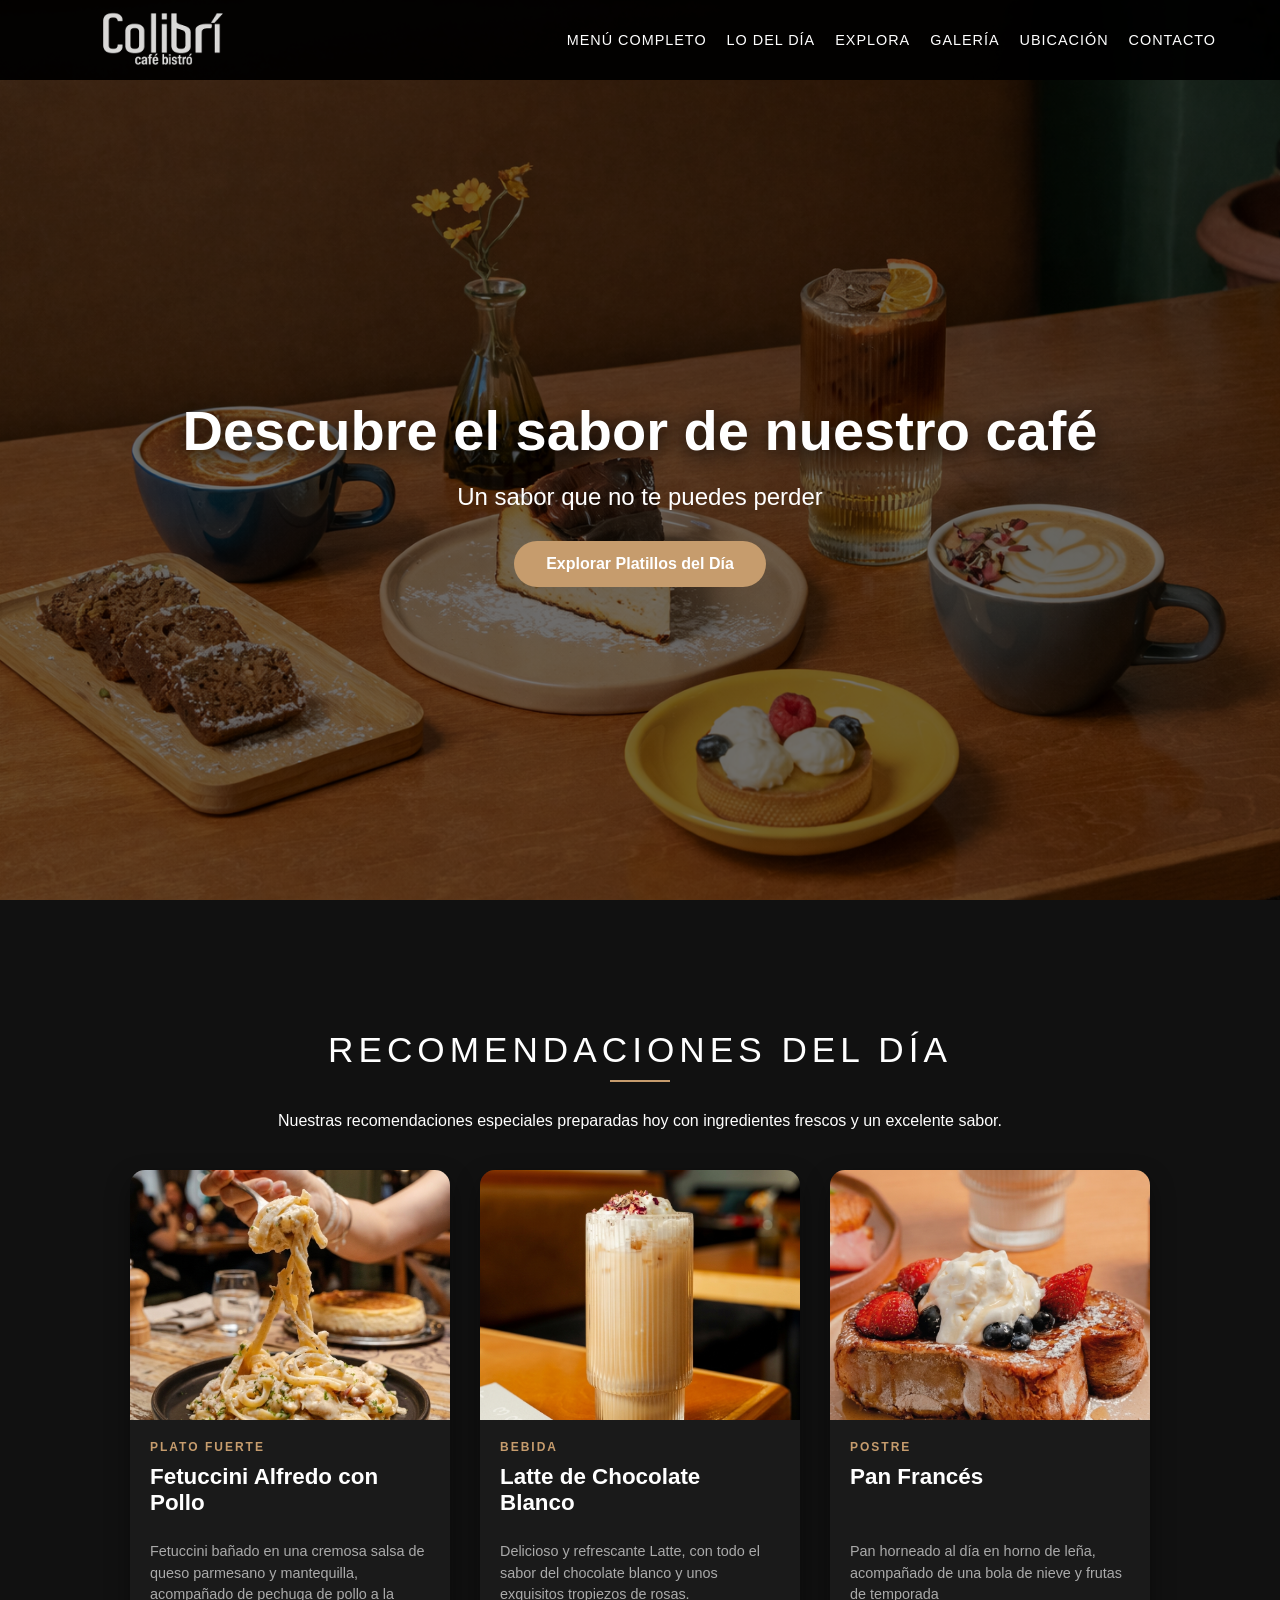
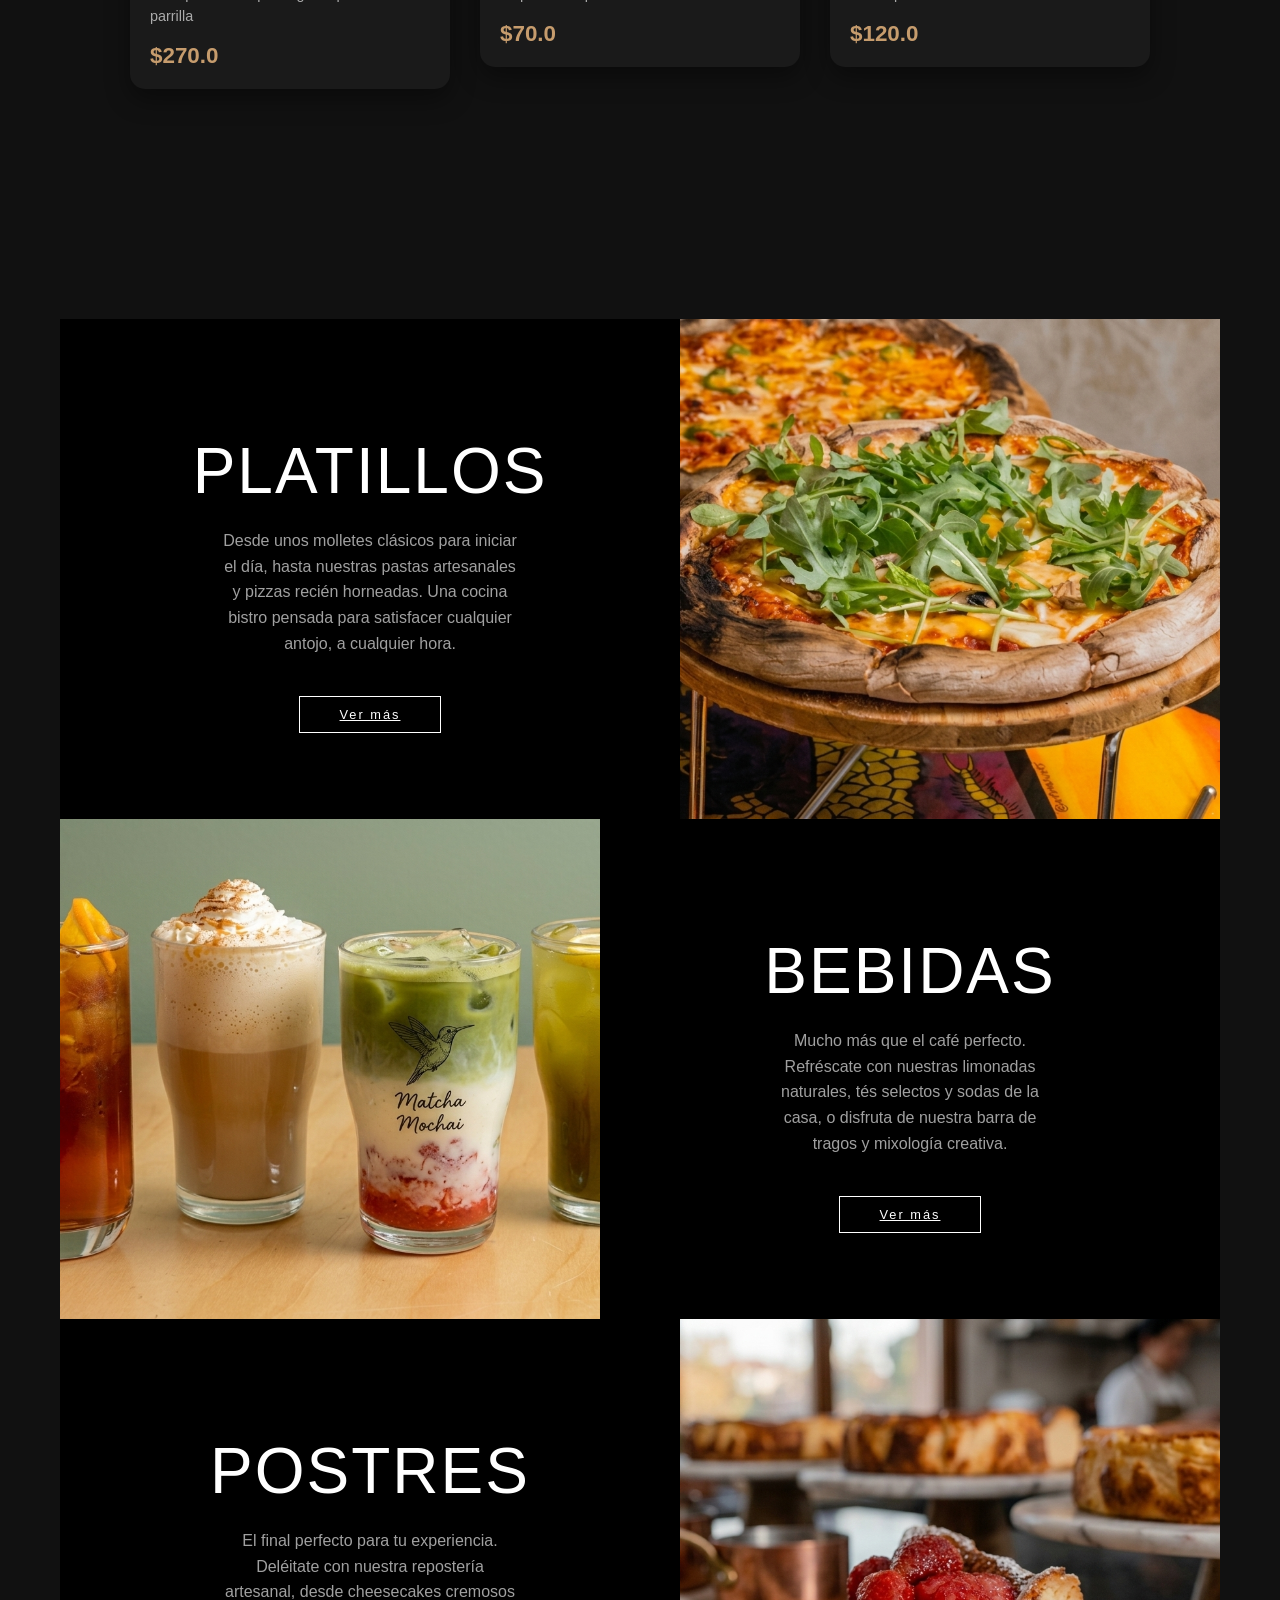
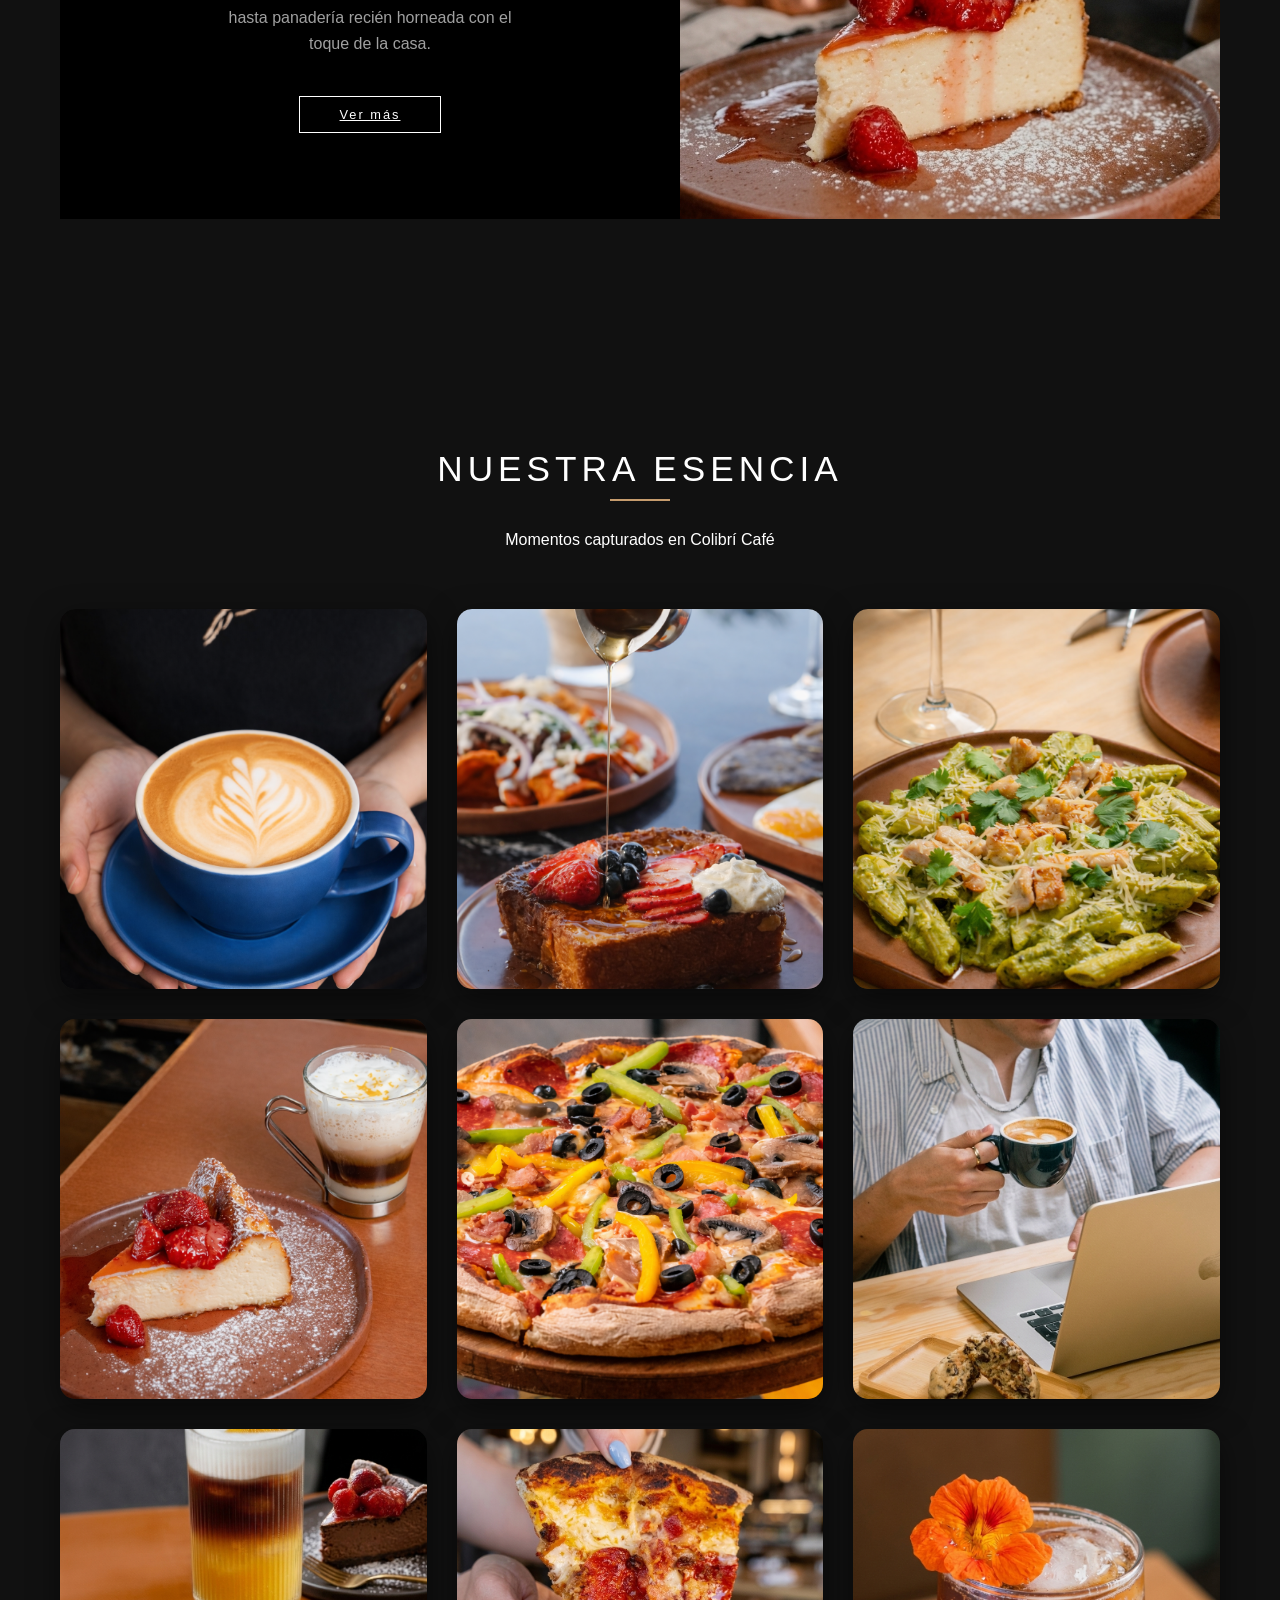
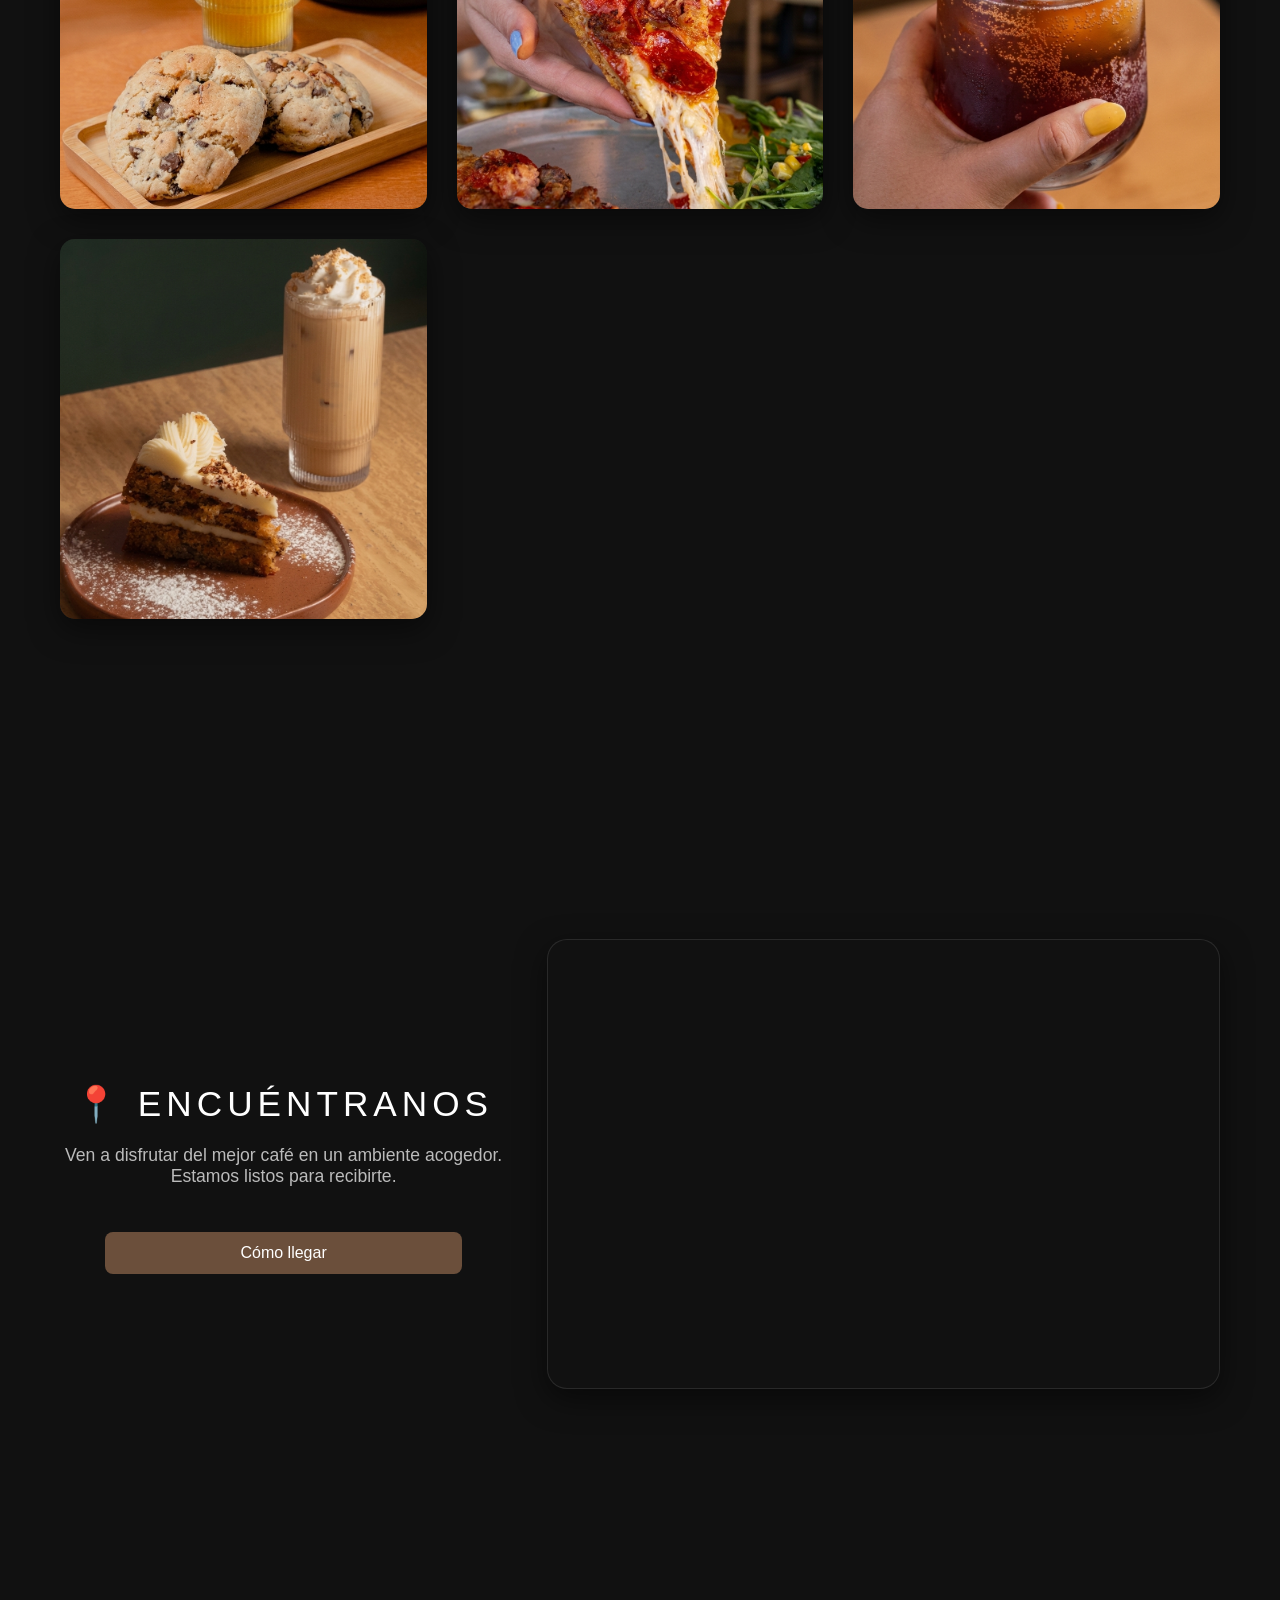
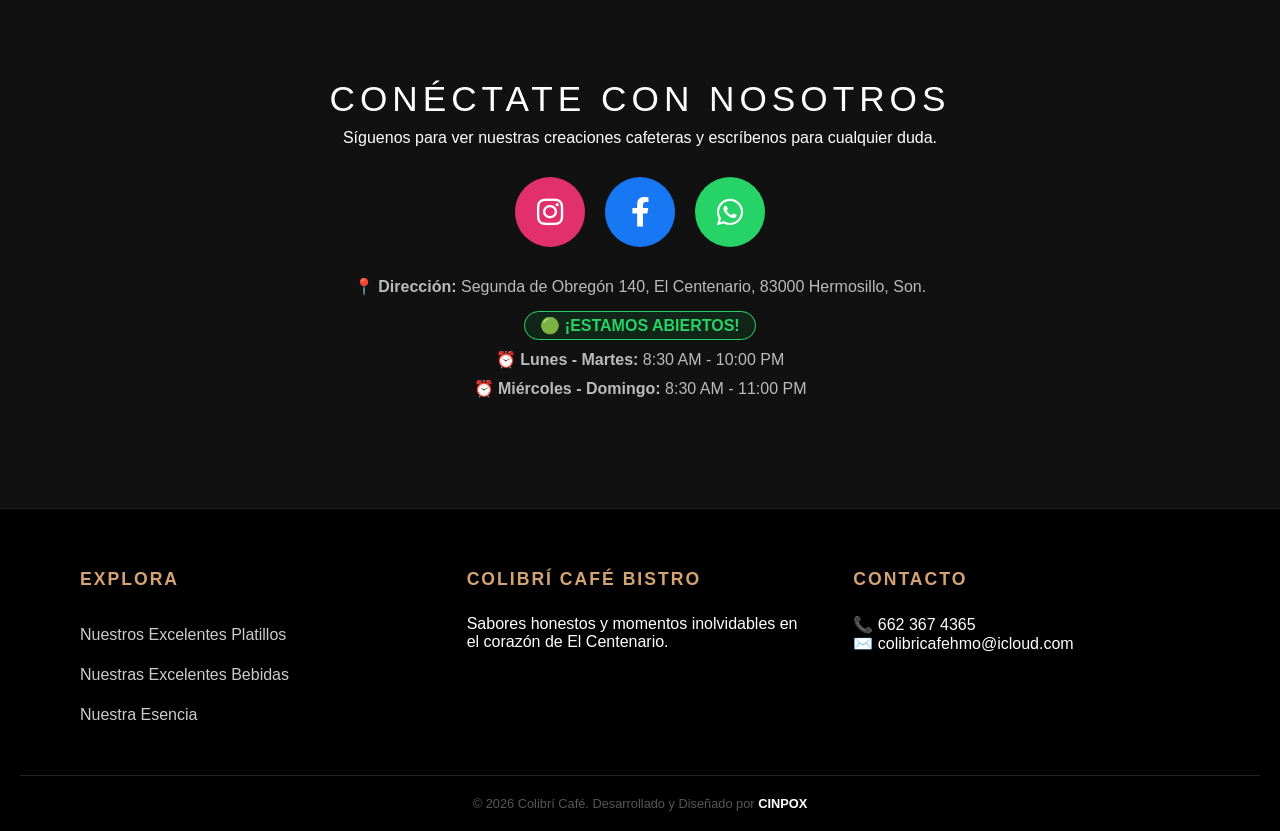
<file: index.html>
<!DOCTYPE html>

<html lang="es">
<head>
<meta charset="utf-8"/>
<title>
   Colibrí Café
  </title>
<meta content="width=device-width, initial-scale=1.0" name="viewport"/>
<link href="https://cdnjs.cloudflare.com/ajax/libs/font-awesome/6.0.0/css/all.min.css" rel="stylesheet"/>
<link href="static/css/styles.css" rel="stylesheet"/>
</head>
<body>
<!-- NAVBAR -->
<nav class="navbar">
<div class="logo">
<a href="#">
<img alt="Logo Colibrí" src="static/assets/images/letraslogo.png"/></a></div>
<div class="menu-toggle" id="mobile-menu"><i class="fas fa-bars"></i></div>
<ul class="nav-links" id="nav-links">
<li>
<a href="menu.html">Menú Completo</a></li><li>
<a href="#lo-del-dia">Lo del Día</a></li><li>
<a href="#explora">Explora</a></li><li>
<a href="#galeria">Galería</a></li><li>
<a href="#ubicacion">Ubicación</a></li><li>
<a href="#contacto">Contacto</a></li></ul></nav>
<!-- HERO -->
<header class="hero">
<div class="hero-content">
<h1>
     Descubre el sabor de nuestro café</h1>
<p>Un sabor que no te puedes perder</p>
<a class="btn" href="#lo-del-dia">
     Explorar Platillos del Día
    </a>
</div>
</header>
<!-- RECOMENDACION DEL DIA -->
<section class="section dark" id="lo-del-dia">
<div class="contenedor-especial">
<div class="header-minimal">
<h2>Recomendaciones del Día</h2>
<div class="linea-adorno">
</div><p>Nuestras recomendaciones especiales preparadas hoy con ingredientes frescos y un excelente sabor.</p>
</div>
<div class="cards-contenedor">
<div class="card-bistro reveal">
<div class="card-img">
<img alt="Plato Fuerte" id="img-plato" src="static/assets/images/lodeldiaP1.png"/>
</div>
<div class="card-info">
<span class="tag-bistro">Plato Fuerte</span>
<h3 id="nombre-plato">Fetuccini Alfredo con Pollo</h3>
<p id="desc-plato">Fetuccini bañado en una cremosa salsa de queso parmesano y mantequilla, acompañado de pechuga de pollo a la parrilla</p>
<span class="precio-bistro" id="precio-plato">$270.0</span>
</div>
</div>
<div class="card-bistro reveal">
<div class="card-img">
<img alt="Bebida" id="img-bebida" src="static/assets/images/lodeldiaB2.png"/>
</div>
<div class="card-info">
<span class="tag-bistro">Bebida</span>
<h3 id="nombre-bebida">Latte de Chocolate Blanco</h3>
<p id="desc-bebida">Delicioso y refrescante Latte, con todo el sabor del chocolate blanco y unos exquisitos tropiezos de rosas.</p>
<span class="precio-bistro" id="precio-bebida">$70.0</span></div></div>
<div class="card-bistro reveal">
<div class="card-img">
<img alt="Postre" id="img-postre" src="static/assets/images/lodeldiaPO2.png"/>
</div>
<div class="card-info">
<span class="tag-bistro">
    Postre
       </span>
<h3 id="nombre-postre">Pan Francés</h3>
<p id="desc-postre">Pan horneado al día en horno de leña, acompañado de una bola de nieve y frutas de temporada</p>
<span class="precio-bistro" id="precio-postre">$120.0</span>
</div>
</div>
</div>
</div>
</section>
<section class="section dark" id="explora">
<div class="contenedor-grid">
<div class="bloque-menu">
<div class="texto-menu">
<h2>
       Platillos
      </h2>
<p class="intro-menu">
       Desde unos molletes clásicos para iniciar el día, hasta nuestras pastas artesanales y pizzas recién horneadas. Una cocina bistro pensada para satisfacer cualquier antojo, a cualquier hora.
      </p>
<a class="btn-menu" href="platillos.html">
       Ver más
      </a>
</div>
<div class="imagen-menu">
<img alt="Platillos Colibrí" src="static/assets/images/seccion1.png"/>
</div>
</div>
<div class="bloque-menu inverso">
<div class="texto-menu">
<h2>
       Bebidas
      </h2>
<p class="intro-menu">
       Mucho más que el café perfecto. Refréscate con nuestras limonadas naturales, tés selectos y sodas de la casa, o disfruta de nuestra barra de tragos y mixología creativa.
      </p>
<a class="btn-menu" href="bebidas.html">
       Ver más
      </a>
</div>
<div class="imagen-menu">
<img alt="Bebidas Colibrí" src="static/assets/images/seccion2.png"/>
</div>
</div>
<div class="bloque-menu">
<div class="texto-menu">
<h2>
       Postres
      </h2>
<p class="intro-menu">
       El final perfecto para tu experiencia. Deléitate con nuestra 
                    repostería artesanal, desde cheesecakes cremosos hasta 
                    panadería recién horneada con el toque de la casa.
      </p>
<a class="btn-menu" href="menu.html">
       Ver más
      </a>
</div>
<div class="imagen-menu">
<img alt="Postres Colibrí" src="static/assets/images/postre_portada.png"/>
</div>
</div>
</div>
</section>
<!-- GALERÍA -->
<section class="section dark" id="galeria">
<h2>
    Nuestra Esencia
   </h2>
<div class="linea-adorno">
</div>
<p>
    Momentos capturados en Colibrí Café
   </p>
<div class="gallery">
<div class="gallery-item">
<img alt="Café 1" src="./static/assets/images/cafe1.png"/>
</div>
<div class="gallery-item">
<img alt="Desayuno" src="./static/assets/images/desayuno1.png"/>
</div>
<div class="gallery-item">
<img alt="Pasta" src="./static/assets/images/pasta1.png"/>
</div>
<div class="gallery-item">
<img alt="Postre" src="./static/assets/images/pay1.png"/>
</div>
<div class="gallery-item">
<img alt="Pizza" src="./static/assets/images/pizza1.png"/>
</div>
<div class="gallery-item">
<img alt="Bebida" src="./static/assets/images/cafe2.png"/>
</div>
<div class="gallery-item">
<img alt="Nuestro Local" src="./static/assets/images/postre2.png"/>
</div>
<div class="gallery-item">
<img alt="Café Especial" src="./static/assets/images/pizza2.png"/>
</div>
<div class="gallery-item">
<img alt="Pastel" src="./static/assets/images/bebida2.png"/>
</div>
<div class="gallery-item">
<img alt="Pizza Gourmet" src="./static/assets/images/postre3.png"/>
</div>
</div>
</section>
<section class="section dark" id="ubicacion">
<div class="contenedor-ubicacion">
<div class="info-ubicacion">
<h2>
      📍 Encuéntranos
     </h2>
<p>
      Ven a disfrutar del mejor café en un ambiente acogedor.
                Estamos listos para recibirte.
     </p>
<a class="btn-mapa" href="https://www.google.com/maps/place/Colibr%C3%AD+Caf%C3%A9/@29.0765761,-110.9608053,17z/data=!3m1!4b1!4m6!3m5!1s0x86ce855b877fff8d:0x83bba9554dc649f8!8m2!3d29.0765714!4d-110.9582304!16s%2Fg%2F11nm_hfjbn?entry=ttu&g_ep=EgoyMDI2MDMwMi4wIKXMDSoASAFQAw%3D%3D" target="_blank">
      Cómo llegar
     </a>
</div>
<div class="mapa">
<iframe allowfullscreen="" height="450" loading="lazy" referrerpolicy="no-referrer-when-downgrade" src="https://www.google.com/maps/embed?pb=!1m18!1m12!1m3!1d3486.985569240302!2d-110.95823039999999!3d29.0765714!2m3!1f0!2f0!3f0!3m2!1i1024!2i768!4f13.1!3m3!1m2!1s0x86ce855b877fff8d%3A0x83bba9554dc649f8!2zQ29saWJyw60gQ2Fmw6k!5e0!3m2!1ses!2smx!4v1772686991793!5m2!1ses!2smx" style="border:0;" width="600">
</iframe>
</div>
</div>
</section>
<!-- CONTACTO -->
<section class="section dark" id="contacto">
<div class="contenedor-contacto">
<h2>
     Conéctate con Nosotros
    </h2>
<p>
     Síguenos para ver nuestras creaciones cafeteras y escríbenos para cualquier duda.
    </p>
<div class="iconos-redes">
<a class="btn-circular instagram" href="https://www.instagram.com/colibricafehmo/" target="_blank">
<i class="fab fa-instagram">
</i>
</a>
<a class="btn-circular facebook" href="https://www.facebook.com/Colibricafehmo/?locale=es_LA" target="_blank">
<i class="fab fa-facebook-f">
</i>
</a>
<a class="btn-circular whatsapp" href="https://wa.me/526623674365" target="_blank">
<i class="fab fa-whatsapp">
</i>
</a>
</div>
<div class="info-visita">
<p>
<strong>
       📍 Dirección:
      </strong>
      Segunda de Obregón 140, El Centenario, 83000 Hermosillo, Son.
     </p>
<p id="estado-horario" style="font-weight: bold; margin: 10px 0; min-height: 1.5em;">
</p>
<p>
<strong>
       ⏰ Lunes - Martes:
      </strong>
      8:30 AM - 10:00 PM
     </p>
<p>
<strong>
       ⏰ Miércoles - Domingo:
      </strong>
      8:30 AM - 11:00 PM
     </p>
</div>
</div>
</section>
<footer class="footer-principal">
<div class="contenedor-footer">
<div class="columna-footer">
<h4>
      Explora
     </h4>
<ul>
<li>
<a href="platillos.html">
        Nuestros Excelentes Platillos
       </a>
</li>
<li>
<a href="bebidas.html">
        Nuestras Excelentes Bebidas
       </a>
</li>
<li>
<a href="#galeria">
        Nuestra Esencia
       </a>
</li>
</ul>
</div>
<div class="columna-footer">
<h4>
      Colibrí Café Bistro
     </h4>
<p>
      Sabores honestos y momentos inolvidables en el corazón de El Centenario.
     </p>
</div>
<div class="columna-footer">
<h4>
      Contacto
     </h4>
<p>
      📞 662 367 4365
     </p>
<p>
      ✉️ colibricafehmo@icloud.com
     </p>
</div>
</div>
<div class="footer-creditos">
<p>
     © 2026 Colibrí Café. Desarrollado y Diseñado por
     <strong>
      CINPOX
     </strong>
</p>
</div>
</footer>
<script>
   function handleScroll() {
        // --- 1. Lógica de las Tarjetas (Reveal) ---
        var reveals = document.querySelectorAll(".reveal");
        var windowHeight = window.innerHeight;
        
        for (var i = 0; i < reveals.length; i++) {
            var elementTop = reveals[i].getBoundingClientRect().top;
            if (elementTop < windowHeight - 100) {
                reveals[i].classList.add("active");
            }
        }

        // --- 2. Lógica del Botón WhatsApp ---
        var waButton = document.getElementById("wa-button");
        if (waButton) {
            // Si bajamos más de 300px, el botón aparece
            if (window.scrollY > 300) {
                waButton.classList.add("show");
            } else {
                waButton.classList.remove("show");
            }
        }
    }

    // Escuchamos el scroll y la carga inicial
    window.addEventListener("scroll", handleScroll);
    window.addEventListener("load", handleScroll);

    function inicializarHorario() {
        const elemento = document.getElementById("estado-horario");
        if (!elemento) return;

        const ahora = new Date();
        const dia = ahora.getDay(); 
        const horaActual = ahora.getHours() + (ahora.getMinutes() / 60);
        
        let abierto = false;

        if (dia === 1 || dia === 2) {
            if (horaActual >= 8.5 && horaActual < 22) abierto = true;
        } else {
            if (horaActual >= 8.5 && horaActual < 23) abierto = true;
        }

        if (abierto) {
            elemento.innerHTML = "<span style='color: #25d366; background: rgba(37, 211, 102, 0.1); padding: 5px 15px; border-radius: 20px; border: 1px solid #25d366;'>🟢 ¡ESTAMOS ABIERTOS!</span>";
        } else {
            elemento.innerHTML = "<span style='color: #ff4d4d; background: rgba(255, 77, 77, 0.1); padding: 5px 15px; border-radius: 20px; border: 1px solid #ff4d4d;'>🔴 CERRADO POR AHORA</span>";
        }
    }

    // Ejecutar inmediatamente al cargar la página
    window.addEventListener('load', inicializarHorario);
  </script>
<a class="whatsapp-float" href="https://wa.me/526623674365" id="wa-button" target="_blank">
<i class="fab fa-whatsapp">
</i>
</a>
<script>
   document.addEventListener('DOMContentLoaded', () => {
        const btn = document.getElementById('mobile-menu');
        const menu = document.getElementById('nav-links');
        const links = document.querySelectorAll('#nav-links a'); 

        if (btn && menu) {
            btn.onclick = () => {
                menu.classList.toggle('active');
            };

            links.forEach(link => {
                link.onclick = () => {
                    menu.classList.remove('active');
                };
            });
        }
    });
  </script>
</body>
</html>
</file>
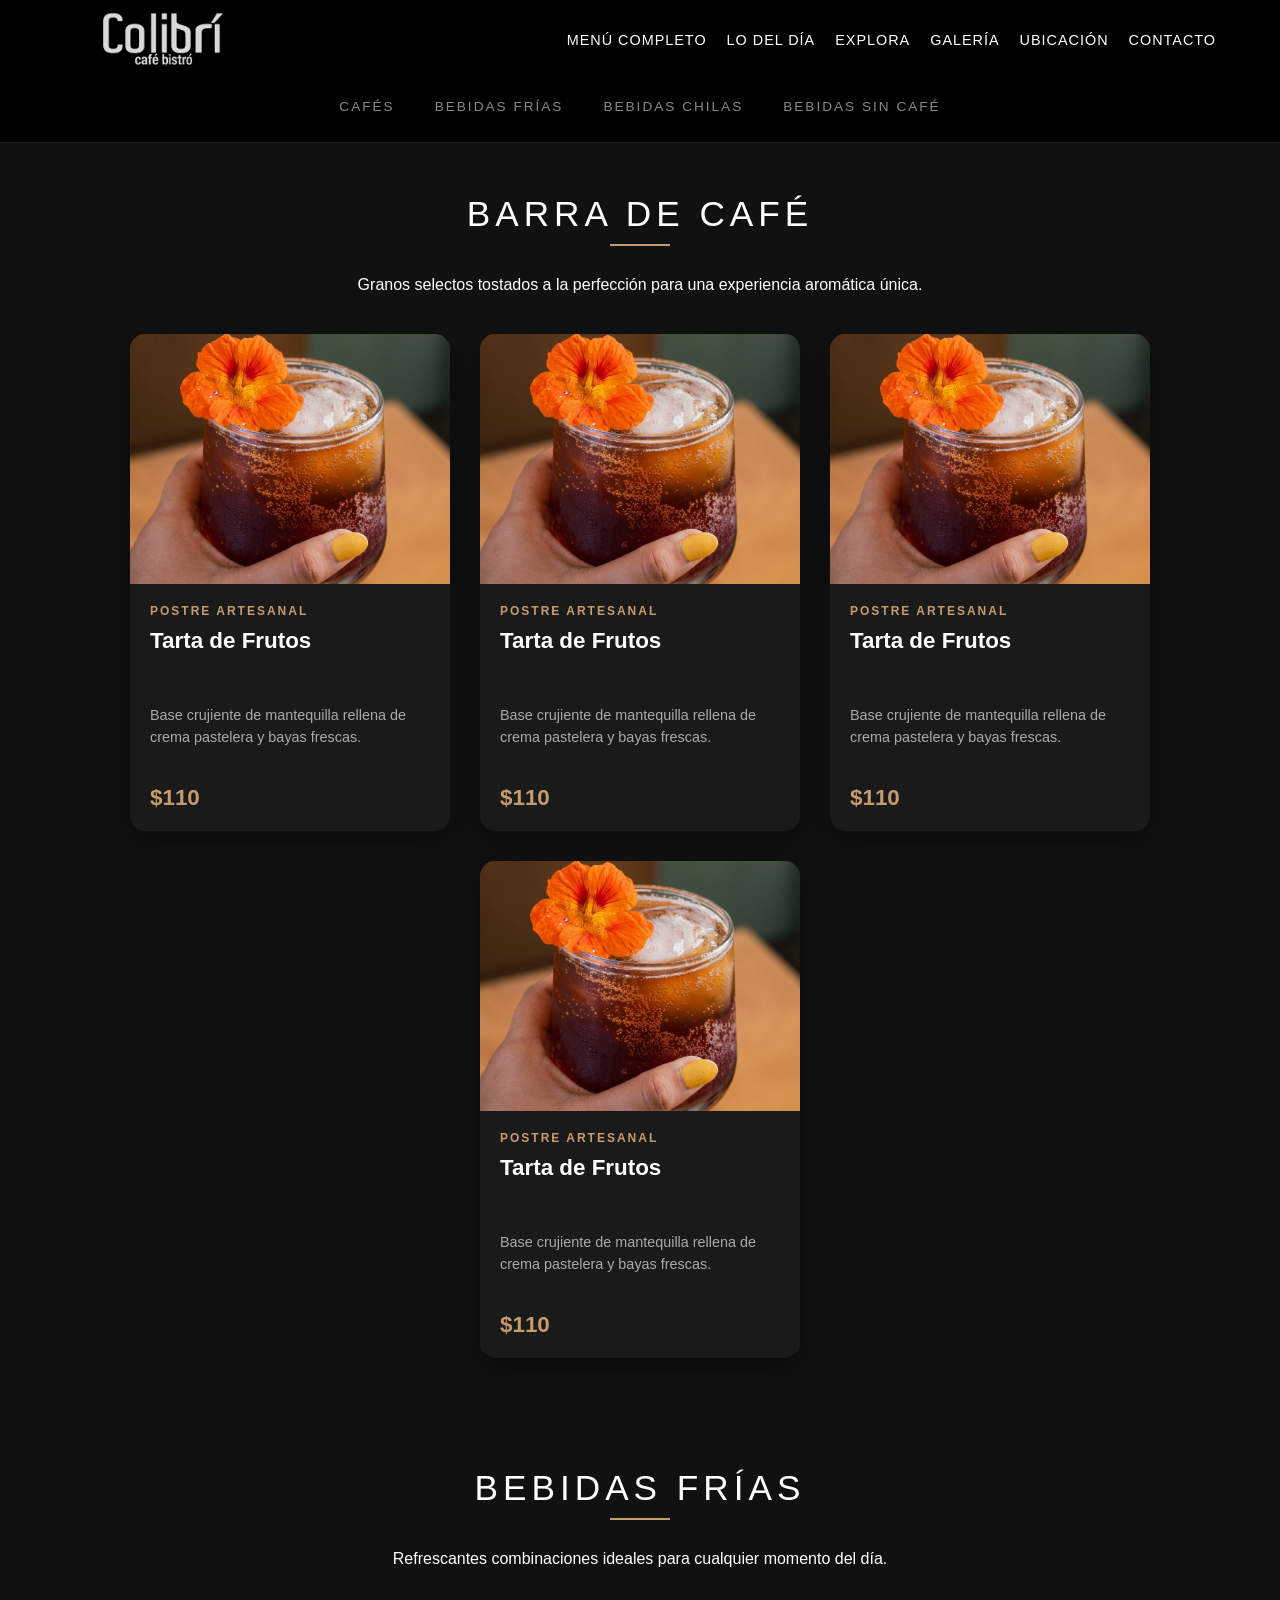
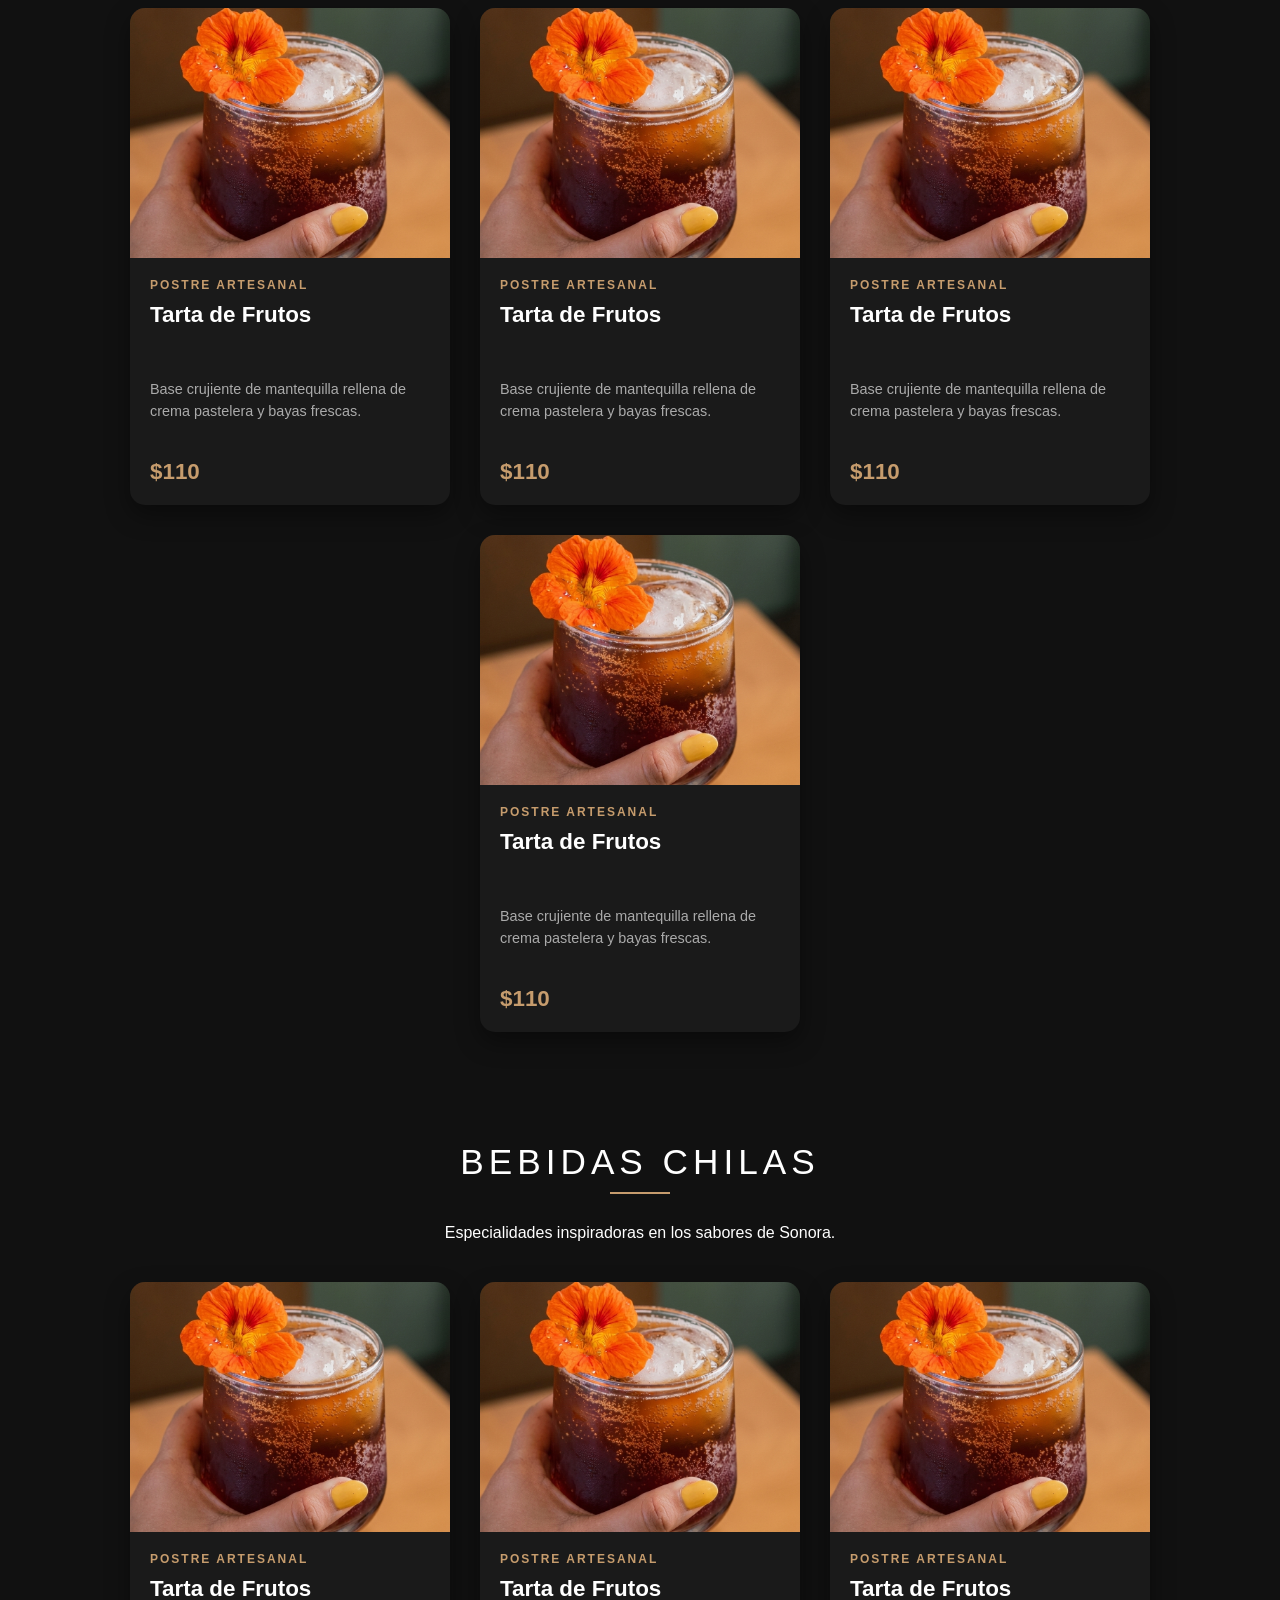
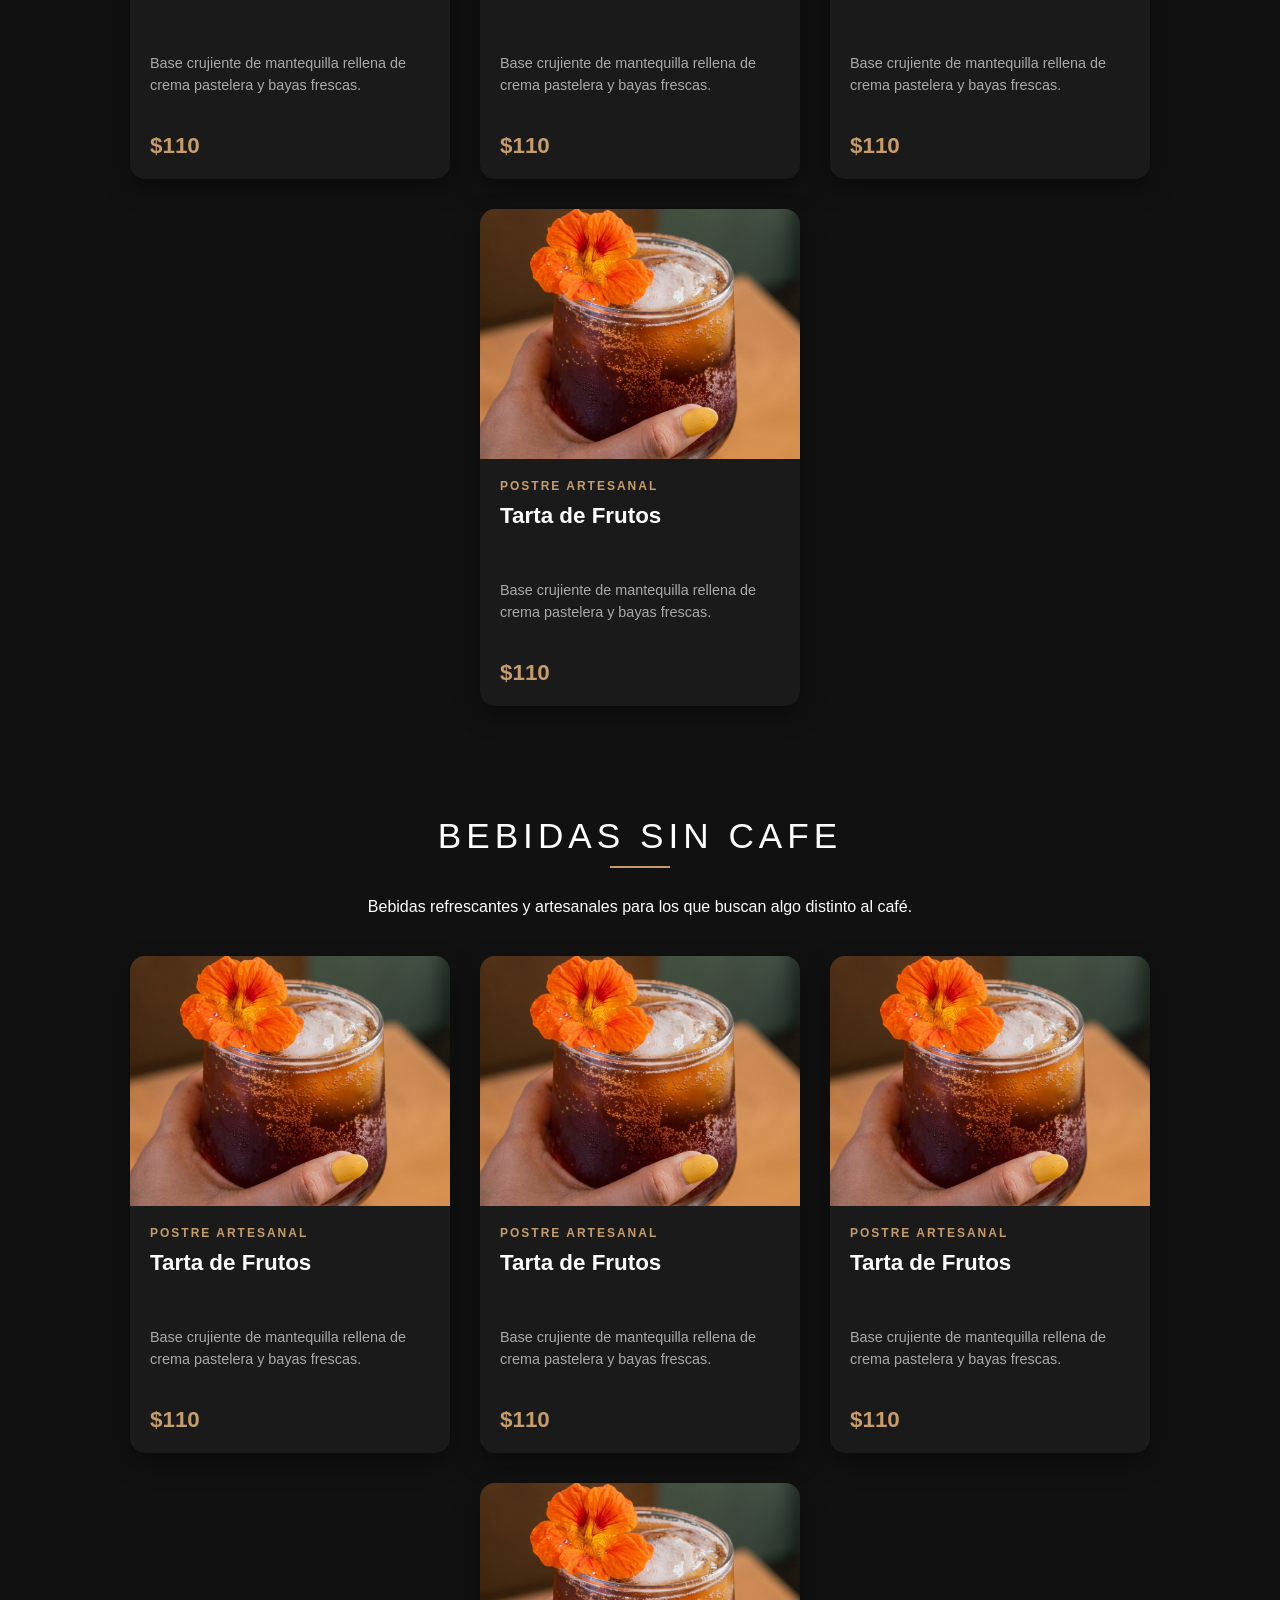
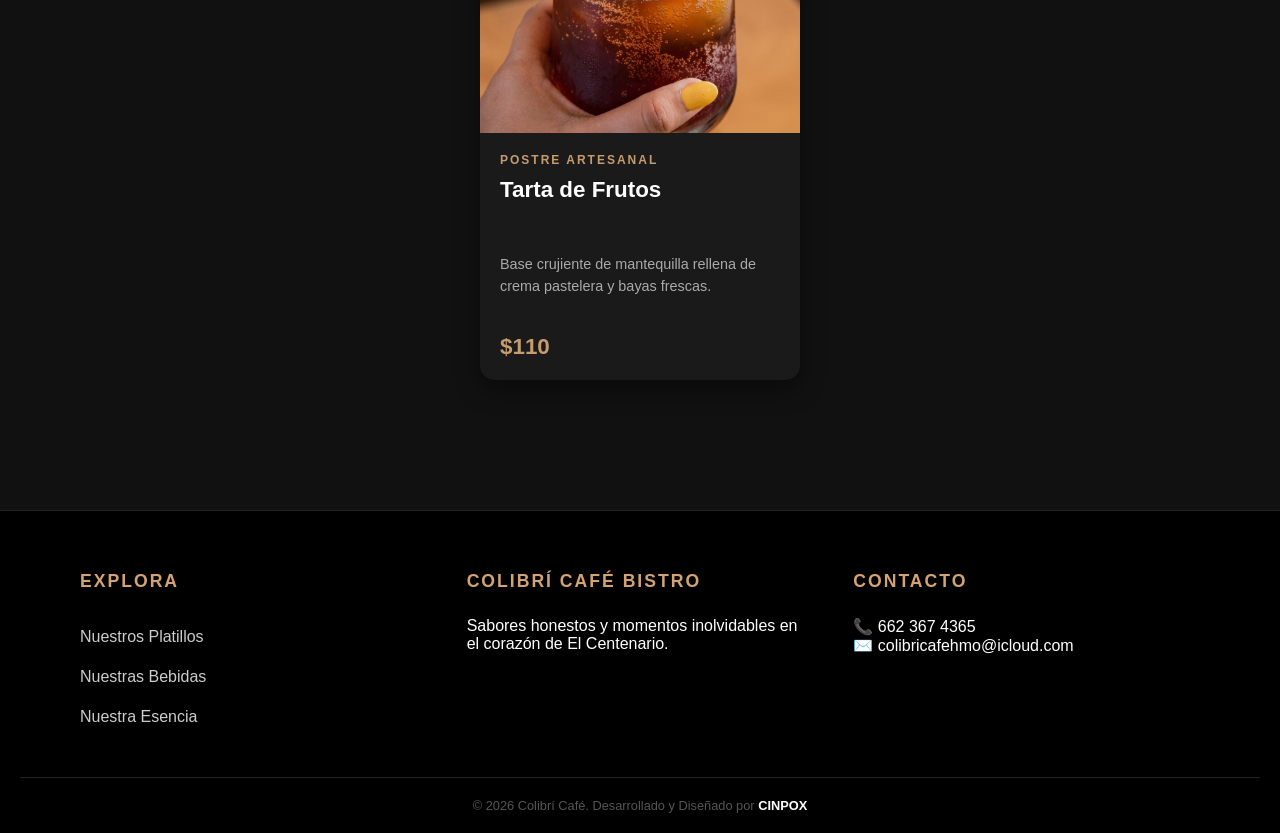
<file: bebidas.html>
<!DOCTYPE html>
<html lang="es">

<head>
    <meta charset="UTF-8">
    <title>Bebidas - Colibrí Café</title>
    <meta name="viewport" content="width=device-width, initial-scale=1.0">
    <link rel="stylesheet" href="https://cdnjs.cloudflare.com/ajax/libs/font-awesome/6.0.0/css/all.min.css">
    <link rel="stylesheet" href="static/css/styles.css">
</head>

<body>

    <nav class="navbar">
        <div class="logo">
            <a href="index.html">
                <img src="static/assets/images/letraslogo.png" alt="Logo Colibrí">
            </a>
        </div>

        <div class="menu-toggle" id="mobile-menu">
            <i class="fas fa-bars"></i>
        </div>

        <ul class="nav-links" id="nav-links">
            <li><a href="menu.html">Menú Completo</a></li>
            <li><a href="index.html#lo-del-dia">Lo del Día</a></li>
            <li><a href="index.html#explora">Explora</a></li>
            <li><a href="index.html#galeria">Galería</a></li>
            <li><a href="index.html#ubicacion">Ubicación</a></li>
            <li><a href="index.html#contacto">Contacto</a></li>
        </ul>
    </nav>

    <nav class="submenu-filtros">
        <div class="filtros-wrapper">
            <a href="#cafes" class="filtro-link">Cafés</a>
            <a href="#frias" class="filtro-link">Bebidas Frías</a>
            <a href="#chilas" class="filtro-link">Bebidas Chilas</a>
            <a href="#sincafe" class="filtro-link">Bebidas Sin Café</a>
        </div>
    </nav>

    <main class="section dark">
        <div class="contenedor-especial">

            <section id="cafes" class="categoria-bloque">
                <div class="header-minimal">
                    <h2>Barra de Café</h2>
                    <div class="linea-adorno"></div>
                    <p>Granos selectos tostados a la perfección para una experiencia aromática única.</p>
                </div>

                <div class="cards-contenedor">
                    <article class="card-bistro">
                        <div class="card-img">
                            <img src="static/assets/images/bebida2.png" alt="Tarta de Frutos">
                        </div>
                        <div class="card-info">
                            <span class="tag-bistro">Postre Artesanal</span>
                            <h3>Tarta de Frutos</h3>
                            <p>Base crujiente de mantequilla rellena de crema pastelera y bayas frescas.</p>
                            <span class="precio-bistro">$110</span>
                        </div>
                    </article>
                    <article class="card-bistro">
                        <div class="card-img">
                            <img src="static/assets/images/bebida2.png" alt="Tarta de Frutos">
                        </div>
                        <div class="card-info">
                            <span class="tag-bistro">Postre Artesanal</span>
                            <h3>Tarta de Frutos</h3>
                            <p>Base crujiente de mantequilla rellena de crema pastelera y bayas frescas.</p>
                            <span class="precio-bistro">$110</span>
                        </div>
                    </article>
                    <article class="card-bistro">
                        <div class="card-img">
                            <img src="static/assets/images/bebida2.png" alt="Tarta de Frutos">
                        </div>
                        <div class="card-info">
                            <span class="tag-bistro">Postre Artesanal</span>
                            <h3>Tarta de Frutos</h3>
                            <p>Base crujiente de mantequilla rellena de crema pastelera y bayas frescas.</p>
                            <span class="precio-bistro">$110</span>
                        </div>
                    </article>
                    <article class="card-bistro">
                        <div class="card-img">
                            <img src="static/assets/images/bebida2.png" alt="Tarta de Frutos">
                        </div>
                        <div class="card-info">
                            <span class="tag-bistro">Postre Artesanal</span>
                            <h3>Tarta de Frutos</h3>
                            <p>Base crujiente de mantequilla rellena de crema pastelera y bayas frescas.</p>
                            <span class="precio-bistro">$110</span>
                        </div>
                    </article>
                </div>
            </section>

            <section id="frias" class="categoria-bloque" style="margin-top: 50px;">
                <div class="header-minimal">
                    <h2>Bebidas Frías</h2>
                    <div class="linea-adorno"></div>
                    <p>Refrescantes combinaciones ideales para cualquier momento del día.</p>
                </div>

                <div class="cards-contenedor">
                    <article class="card-bistro">
                        <div class="card-img">
                            <img src="static/assets/images/bebida2.png" alt="Tarta de Frutos">
                        </div>
                        <div class="card-info">
                            <span class="tag-bistro">Postre Artesanal</span>
                            <h3>Tarta de Frutos</h3>
                            <p>Base crujiente de mantequilla rellena de crema pastelera y bayas frescas.</p>
                            <span class="precio-bistro">$110</span>
                        </div>
                    </article>
                    <article class="card-bistro">
                        <div class="card-img">
                            <img src="static/assets/images/bebida2.png" alt="Tarta de Frutos">
                        </div>
                        <div class="card-info">
                            <span class="tag-bistro">Postre Artesanal</span>
                            <h3>Tarta de Frutos</h3>
                            <p>Base crujiente de mantequilla rellena de crema pastelera y bayas frescas.</p>
                            <span class="precio-bistro">$110</span>
                        </div>
                    </article>
                    <article class="card-bistro">
                        <div class="card-img">
                            <img src="static/assets/images/bebida2.png" alt="Tarta de Frutos">
                        </div>
                        <div class="card-info">
                            <span class="tag-bistro">Postre Artesanal</span>
                            <h3>Tarta de Frutos</h3>
                            <p>Base crujiente de mantequilla rellena de crema pastelera y bayas frescas.</p>
                            <span class="precio-bistro">$110</span>
                        </div>
                    </article>
                    <article class="card-bistro">
                        <div class="card-img">
                            <img src="static/assets/images/bebida2.png" alt="Tarta de Frutos">
                        </div>
                        <div class="card-info">
                            <span class="tag-bistro">Postre Artesanal</span>
                            <h3>Tarta de Frutos</h3>
                            <p>Base crujiente de mantequilla rellena de crema pastelera y bayas frescas.</p>
                            <span class="precio-bistro">$110</span>
                        </div>
                    </article>
                </div>
            </section>

        </div>

        <section id="chilas" class="categoria-bloque" style="margin-top: 50px;">
            <div class="header-minimal">
                <h2>Bebidas Chilas</h2>
                <div class="linea-adorno"></div>
                <p>Especialidades inspiradoras en los sabores de Sonora.</p>
            </div>

            <div class="cards-contenedor">
<article class="card-bistro">
                        <div class="card-img">
                            <img src="static/assets/images/bebida2.png" alt="Tarta de Frutos">
                        </div>
                        <div class="card-info">
                            <span class="tag-bistro">Postre Artesanal</span>
                            <h3>Tarta de Frutos</h3>
                            <p>Base crujiente de mantequilla rellena de crema pastelera y bayas frescas.</p>
                            <span class="precio-bistro">$110</span>
                        </div>
                    </article>
                    <article class="card-bistro">
                        <div class="card-img">
                            <img src="static/assets/images/bebida2.png" alt="Tarta de Frutos">
                        </div>
                        <div class="card-info">
                            <span class="tag-bistro">Postre Artesanal</span>
                            <h3>Tarta de Frutos</h3>
                            <p>Base crujiente de mantequilla rellena de crema pastelera y bayas frescas.</p>
                            <span class="precio-bistro">$110</span>
                        </div>
                    </article>
                    <article class="card-bistro">
                        <div class="card-img">
                            <img src="static/assets/images/bebida2.png" alt="Tarta de Frutos">
                        </div>
                        <div class="card-info">
                            <span class="tag-bistro">Postre Artesanal</span>
                            <h3>Tarta de Frutos</h3>
                            <p>Base crujiente de mantequilla rellena de crema pastelera y bayas frescas.</p>
                            <span class="precio-bistro">$110</span>
                        </div>
                    </article>
                    <article class="card-bistro">
                        <div class="card-img">
                            <img src="static/assets/images/bebida2.png" alt="Tarta de Frutos">
                        </div>
                        <div class="card-info">
                            <span class="tag-bistro">Postre Artesanal</span>
                            <h3>Tarta de Frutos</h3>
                            <p>Base crujiente de mantequilla rellena de crema pastelera y bayas frescas.</p>
                            <span class="precio-bistro">$110</span>
                        </div>
                    </article>
                </div>
            </section>

            <section id="sincafe" class="categoria-bloque" style="margin-top: 50px;">
            <div class="header-minimal">
                <h2>Bebidas Sin Cafe</h2>
                <div class="linea-adorno"></div>
                <p>Bebidas refrescantes y artesanales para los que buscan algo distinto al café.</p>
            </div>

            <div class="cards-contenedor">
<article class="card-bistro">
                        <div class="card-img">
                            <img src="static/assets/images/bebida2.png" alt="Tarta de Frutos">
                        </div>
                        <div class="card-info">
                            <span class="tag-bistro">Postre Artesanal</span>
                            <h3>Tarta de Frutos</h3>
                            <p>Base crujiente de mantequilla rellena de crema pastelera y bayas frescas.</p>
                            <span class="precio-bistro">$110</span>
                        </div>
                    </article>
                    <article class="card-bistro">
                        <div class="card-img">
                            <img src="static/assets/images/bebida2.png" alt="Tarta de Frutos">
                        </div>
                        <div class="card-info">
                            <span class="tag-bistro">Postre Artesanal</span>
                            <h3>Tarta de Frutos</h3>
                            <p>Base crujiente de mantequilla rellena de crema pastelera y bayas frescas.</p>
                            <span class="precio-bistro">$110</span>
                        </div>
                    </article>
                    <article class="card-bistro">
                        <div class="card-img">
                            <img src="static/assets/images/bebida2.png" alt="Tarta de Frutos">
                        </div>
                        <div class="card-info">
                            <span class="tag-bistro">Postre Artesanal</span>
                            <h3>Tarta de Frutos</h3>
                            <p>Base crujiente de mantequilla rellena de crema pastelera y bayas frescas.</p>
                            <span class="precio-bistro">$110</span>
                        </div>
                    </article>
                    <article class="card-bistro">
                        <div class="card-img">
                            <img src="static/assets/images/bebida2.png" alt="Tarta de Frutos">
                        </div>
                        <div class="card-info">
                            <span class="tag-bistro">Postre Artesanal</span>
                            <h3>Tarta de Frutos</h3>
                            <p>Base crujiente de mantequilla rellena de crema pastelera y bayas frescas.</p>
                            <span class="precio-bistro">$110</span>
                        </div>
                    </article>
                </div>
            </section>




    </main>

<script>
    document.addEventListener('DOMContentLoaded', () => {
        const btn = document.getElementById('mobile-menu');
        const menu = document.getElementById('nav-links');
        const links = document.querySelectorAll('#nav-links a'); 

        if (btn && menu) {
            btn.onclick = () => {
                menu.classList.toggle('active');
            };

            links.forEach(link => {
                link.onclick = () => {
                    menu.classList.remove('active');
                };
            });
        }
    });
</script>

    <footer class="footer-principal">
        <div class="contenedor-footer">
            <div class="columna-footer">
                <h4>Explora</h4>
                <ul>
                    <li><a href="platillos.html">Nuestros Platillos</a></li>
                    <li><a href="bebidas.html">Nuestras Bebidas</a></li>
                    <li><a href="#galeria">Nuestra Esencia</a></li>
                </ul>
            </div>

            <div class="columna-footer">
                <h4>Colibrí Café Bistro</h4>
                <p>Sabores honestos y momentos inolvidables en el corazón de El Centenario.</p>
            </div>

            <div class="columna-footer">
                <h4>Contacto</h4>
                <p>📞 662 367 4365</p>
                <p>✉️ colibricafehmo@icloud.com</p>
            </div>
        </div>

        <div class="footer-creditos">
            <p>&copy; 2026 Colibrí Café. Desarrollado y Diseñado por <strong>CINPOX</strong></p>
        </div>
    </footer>

</body>

</html>
</file>
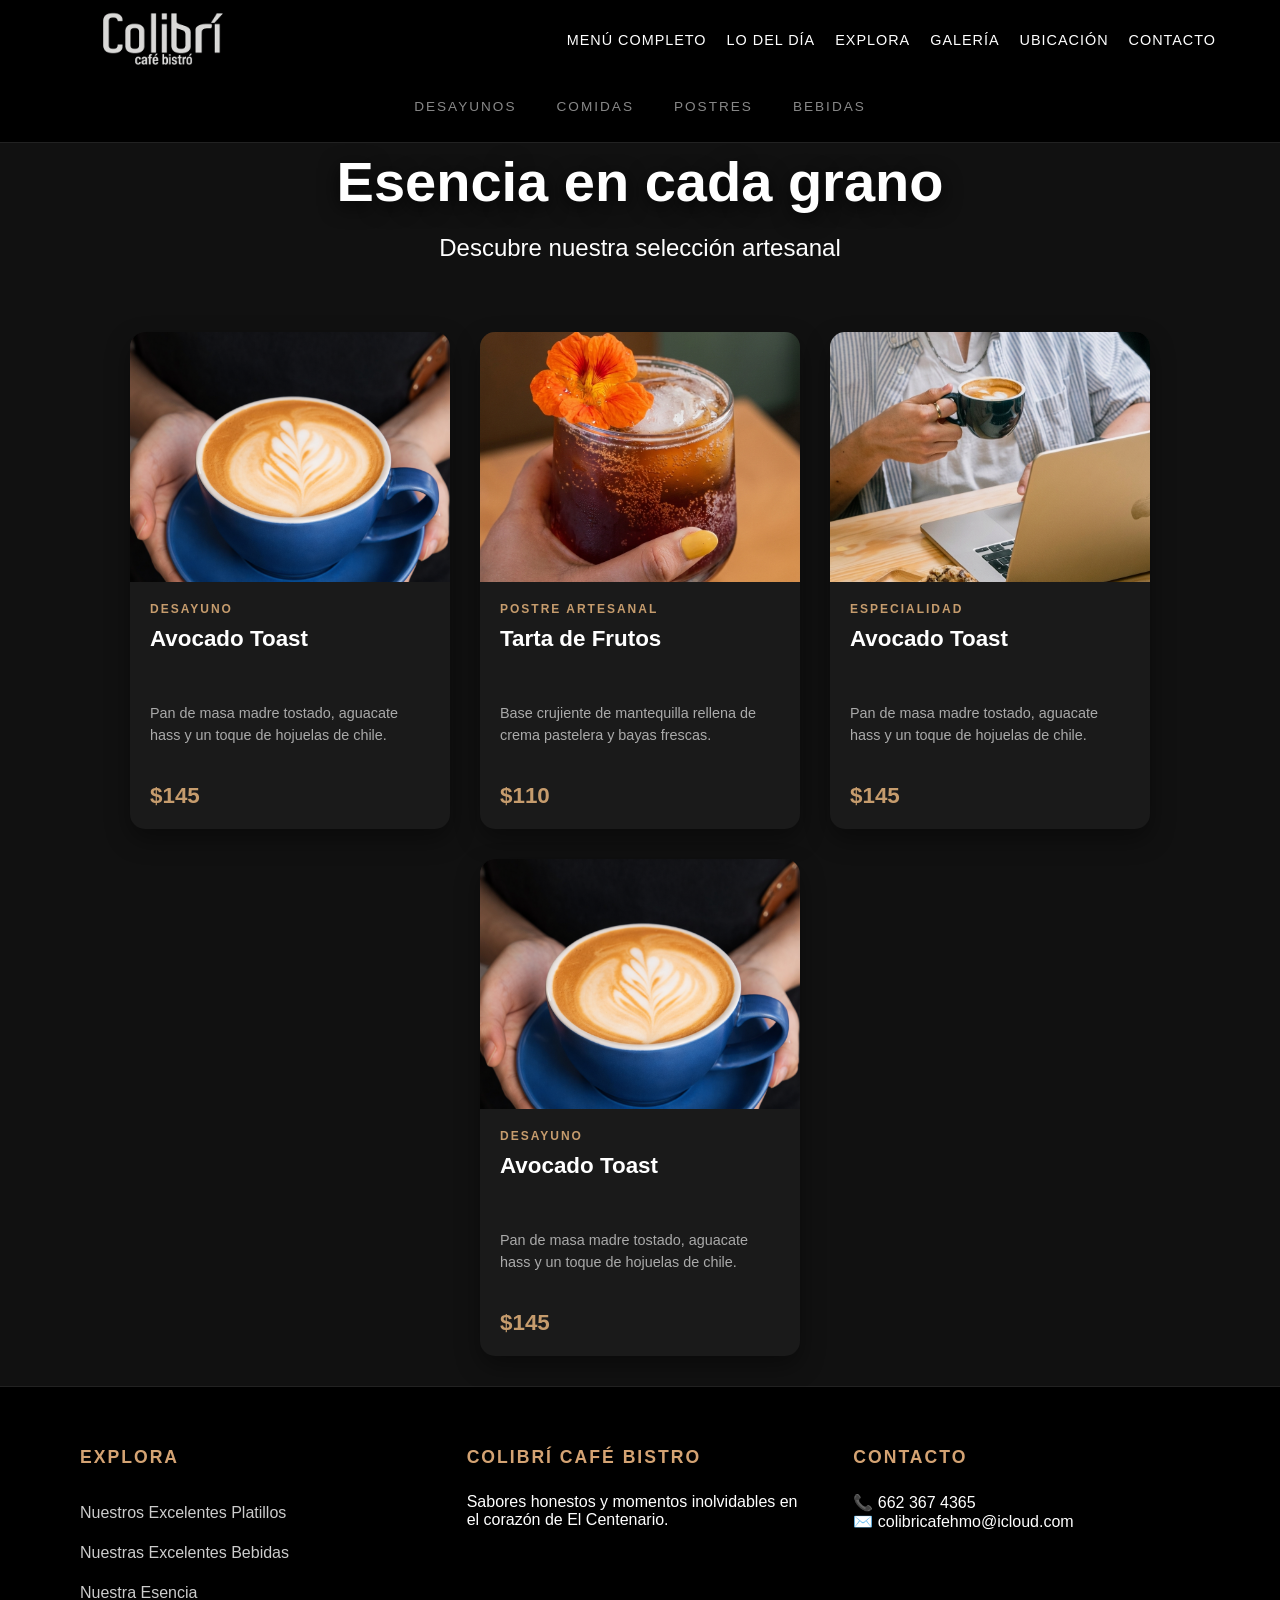
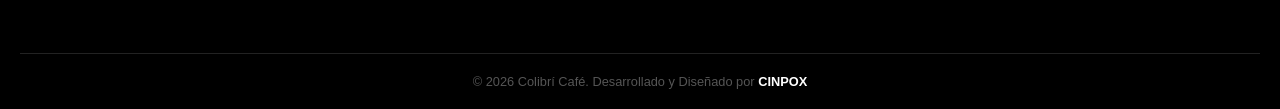
<file: menu.html>
<!DOCTYPE html>
<html lang="es">
<head>
    <meta charset="UTF-8">
    <title>Colibrí Café</title>
    <meta name="viewport" content="width=device-width, initial-scale=1.0">
    <link rel="stylesheet" href="https://cdnjs.cloudflare.com/ajax/libs/font-awesome/6.0.0/css/all.min.css">
    <link rel="stylesheet" href="static/css/styles.css">
</head>

    <!-- NAVBAR -->
<nav class="navbar">
    <div class="logo">
        <a href="index.html">
            <img src="static/assets/images/letraslogo.png" alt="Logo Colibrí">
        </a>
    </div>

<section>
   <div class="menu-toggle" id="mobile-menu">
        <i class="fas fa-bars"></i>
    </div>
</section>

    <ul class="nav-links" id="nav-links">
        <li><a href="menu.html">Menú Completo</a></li>
        <li><a href="index.html#lo-del-dia">Lo del Día</a></li>
        <li><a href="index.html#explora">Explora</a></li>
        <li><a href="index.html#galeria">Galería</a></li>
        <li><a href="index.html#ubicacion">Ubicación</a></li>
        <li><a href="index.html#contacto">Contacto</a></li>
    </ul>
</nav>

<nav class="submenu-filtros">
    <div class="filtros-wrapper">
        <a href="desayunos.html" class="filtro-link">Desayunos</a>
        <a href="comidas.html" class="filtro-link">Comidas</a>
        <a href="postres.html" class="filtro-link">Postres</a>
        <a href="bebidas.html" class="filtro-link">Bebidas</a>
    </div>
</nav>

<header class="category" id="inicio">
    <div class="hero-content">
        <h1>Esencia en cada grano</h1>
        <p>Descubre nuestra selección artesanal</p>
    </div>
</header>

<section class="cards-contenedor">
    <article class="card-bistro">
        <div class="card-img">
            <img src="static/assets/images/cafe1.png" alt="Avocado Toast">
        </div>
        <div class="card-info">
            <span class="tag-bistro">Desayuno</span>
            <h3>Avocado Toast</h3>
            <p>Pan de masa madre tostado, aguacate hass y un toque de hojuelas de chile.</p>
            <span class="precio-bistro">$145</span>
        </div>
    </article>

    <article class="card-bistro">
        <div class="card-img">
            <img src="static/assets/images/bebida2.png" alt="Tarta de Frutos">
        </div>
        <div class="card-info">
            <span class="tag-bistro">Postre Artesanal</span>
            <h3>Tarta de Frutos</h3>
            <p>Base crujiente de mantequilla rellena de crema pastelera y bayas frescas.</p>
            <span class="precio-bistro">$110</span>
        </div>
    </article>

    <article class="card-bistro">
        <div class="card-img">
            <img src="static/assets/images/cafe2.png" alt="Avocado Toast">
        </div>
        <div class="card-info">
            <span class="tag-bistro">Especialidad</span>
            <h3>Avocado Toast</h3>
            <p>Pan de masa madre tostado, aguacate hass y un toque de hojuelas de chile.</p>
            <span class="precio-bistro">$145</span>
        </div>
    </article>
    <article class="card-bistro">
        <div class="card-img">
            <img src="static/assets/images/cafe1.png" alt="Avocado Toast">
        </div>
        <div class="card-info">
            <span class="tag-bistro">Desayuno</span>
            <h3>Avocado Toast</h3>
            <p>Pan de masa madre tostado, aguacate hass y un toque de hojuelas de chile.</p>
            <span class="precio-bistro">$145</span>
        </div>
    </article>
    
</section>

<footer class="footer-principal">
    <div class="contenedor-footer">
        <div class="columna-footer">
            <h4>Explora</h4>
            <ul>
                <li><a href="platillos.html">Nuestros Excelentes Platillos</a></li>
                <li><a href="bebidas.html">Nuestras Excelentes Bebidas</a></li>
                <li><a href="#galeria">Nuestra Esencia</a></li>
            </ul>
        </div>

        <div class="columna-footer">
            <h4>Colibrí Café Bistro</h4>
            <p>Sabores honestos y momentos inolvidables en el corazón de El Centenario.</p>
        </div>

        <div class="columna-footer">
            <h4>Contacto</h4>
            <p>📞 662 367 4365</p>
            <p>✉️ colibricafehmo@icloud.com</p>
        </div>
    </div>

    <div class="footer-creditos">
        <p>&copy; 2026 Colibrí Café. Desarrollado y Diseñado por <strong>CINPOX</strong></p>
    </div>
</footer>


<script>
    document.addEventListener('DOMContentLoaded', () => {
        const btn = document.getElementById('mobile-menu');
        const menu = document.getElementById('nav-links');
        const links = document.querySelectorAll('#nav-links a'); 

        if (btn && menu) {
            btn.onclick = () => {
                menu.classList.toggle('active');
            };

            links.forEach(link => {
                link.onclick = () => {
                    menu.classList.remove('active');
                };
            });
        }
    });
</script>


</script>
</body>
</html>
</file>
<file: static/css/styles.css>
img {
    max-width: 100%;    /* Evita que la imagen sea más ancha que su contenedor */
    height: auto;       /* Mantiene la proporción original (no se estira) */
    display: block;     /* Elimina espacios vacíos extraños debajo de la foto */
    object-fit: cover;  /* Corta la imagen elegantemente para llenar el espacio asignado */
}

/* --- BASE & RESET --- */
* {
    margin: 0;
    padding: 0;
    box-sizing: border-box;
}

html {
    scroll-behavior: smooth;
}

body {
    font-family: 'Segoe UI', sans-serif;
    background: #111; /* Fondo oscuro por defecto */
    color: #333;
}

/* --- NAVBAR --- */
.navbar {
    position: fixed;
    width: 100%;
    height: 80px; /* Altura fija para consistencia */
    display: flex;
    justify-content: space-between;
    align-items: center;
    padding: 0 5%;
    background: rgba(0, 0, 0, 0.95);
    z-index: 1000;
    overflow: visible; /* Para que el logo sobresalga si es necesario */
}

.logo a {
    cursor: pointer;
    display: flex;
    align-items: center;
    /* Asegura que el contenedor no corte el logo */
    overflow: visible; 
}

.logo img {
    /* Mantenemos el tamaño que te gustó */
    height: 200px; /* O el tamaño exacto que estés usando actualmente */
    width: auto;
    display: block;
    filter: brightness(1) invert(1); 
    
    /* ELIMINA: position: relative y top: 25px si los habías puesto */
    position: static; 
    
    /* ESTO ASEGURA EL CENTRADO VERTICAL */
    margin: 0; 
}

.nav-links {
    display: flex;
    gap: 20px;
    list-style: none;
    align-items: center;
}

@media (max-width: 992px) {
    .nav-links {
        display: none; /* Oculta los links en tablets y celulares por ahora */
    }
    
    .logo img {
        height: 120px; /* Logo más pequeño en móvil para que no estorbe */
    }
}

.nav-links a {
    color: white;
    text-decoration: none;
    font-size: 0.9rem; /* Un poco más pequeña para un look minimalista */
    text-transform: uppercase;
    letter-spacing: 1px;
    transition: 0.3s;
}

.nav-links a:hover {
    color: #c69c6d;
}

.menu-toggle {
    display: none; /* Oculto en escritorio */
    font-size: 2rem;
    color: white;
    cursor: pointer;
}

@media (max-width: 992px) {
    .menu-toggle {
        display: block; /* Aparece solo en pantallas pequeñas */
    }
}

/* --- HERO --- */
.hero {
    position: relative;
    height: 100vh;
    background: url('../assets/images/inicio.png') center/cover no-repeat;    
    display: flex;
    align-items: center;
    justify-content: center;
    text-align: center;
    color: white;
}

.hero::before {
    content: "";
    position: absolute;
    inset: 0;
    background: rgba(0,0,0,0.55);
}

.hero-content {
    position: relative;
    z-index: 1;
}

.hero-content h1 {
    font-size: 3.5rem;
    margin-bottom: 20px;
    text-shadow: 0 5px 20px rgba(0,0,0,0.9);
    padding-top: 85px;
}

.hero-content p {
    font-size: 1.5rem;
    margin-bottom: 30px;
}

.btn {
    padding: 14px 32px;
    background: #c69c6d;
    color: white;
    text-decoration: none;
    border-radius: 30px;
    font-weight: bold;
    transition: 0.3s;
    display: inline-block;
}

.btn:hover {
    transform: scale(1.05);
    background: #b88a57;
}

/* --- SECCIONES GENERALES --- */
.section {
    padding: 100px 60px;
    text-align: center;
}

.dark {
    background: #111;
    color: white;
}

.dark h2 {
    font-size: 2.2rem;
    font-weight: 100;
    letter-spacing: 5px;
    text-transform: uppercase;
    margin-bottom: 10px;
    padding-top: 30px;
}

.linea-adorno {
    width: 60px;
    height: 2px;
    background: #c69c6d;
    margin: 0 auto 30px;
}

/* --- LO DEL DIA (CARDS) --- */
.cards-contenedor {
    display: flex;
    justify-content: center;
    gap: 30px;
    flex-wrap: wrap;
    margin-top: 40px;
    padding-bottom: 30px;
}

.card-bistro {
    width: 320px;
    display: flex;
    flex-direction: column;
    height: 100%;
    background: #1a1a1a; /* Gris oscuro para contraste elegante */
    border-radius: 15px;
    overflow: hidden;
    text-align: left;
    box-shadow: 0 10px 25px rgba(0,0,0,0.4);
    transition: all 0.5s cubic-bezier(0.25, 0.46, 0.45, 0.94); /* Movimiento suave */
}

/* EFECTO DE ELEVACIÓN: Igual que en la galería */
.card-bistro:hover {
    transform: translateY(-15px); /* Se eleva al pasar el mouse */
    box-shadow: 0 20px 40px rgba(198, 156, 109, 0.2); /* Sombra dorada sutil */
}

.card-img {
    height: 250px;
    overflow: hidden;
}

.card-img img {
    width: 100%;
    height: 100%;
    /* Mantenemos el centrado perfecto que logramos */
    object-fit: cover;
    object-position: center center;
    transition: transform 0.8s ease;
}

/* ZOOM EN EL PLATILLO: Para que se antoje más */
.card-bistro:hover .card-img img {
    transform: scale(1.1); /* Zoom suave en la comida */
}

.card-info {
    display: flex;
    flex-direction: column;
    flex-grow: 1; /* Hace que este bloque ocupe todo el espacio disponible */
    padding: 20px;
}

.tag-bistro {
    color: rgb(198, 156, 109); /* Dorado Colibrí */
    font-size: 0.75rem;
    text-transform: uppercase;
    letter-spacing: 2px;
    font-weight: 600;
}

.card-info h3 {
    font-size: 1.4rem;
    margin: 10px 0;
    color: white; /* Resalta sobre el gris oscuro */
    min-height: 3em; /* Reserva espacio para 2 líneas de título */
    margin-bottom: 10px;
}

.card-info p {
    font-size: 0.9rem;
    color: #aaa; /* Gris claro para lectura fácil */
    line-height: 1.5;
    margin-bottom: 15px;
    flex-grow: 1; /* Empuja el precio hacia abajo */
    min-height: 4.5em; /* Reserva espacio para 3 líneas de descripción */
    margin-bottom: 15px;
    overflow: hidden;
}

.precio-bistro {
    font-weight: bold;
    font-size: 1.4rem;
    color: #c69c6d; /* Precio destacado en dorado */
    transition: transform 0.3s ease;
    margin-top: auto; /* Alineación perfecta al fondo */
    font-weight: bold;
}

/* Efecto extra: El precio resalta un poquito más en hover */
.card-bistro:hover .precio-bistro {
    transform: scale(1.1);
}



.contenedor-grid {
    display: flex;
    flex-direction: column;
    gap: 0; /* Sin espacio entre bloques para que se vea como la imagen */
}

.bloque-menu {
    display: flex;
    flex-wrap: wrap; /* Permite que el contenido "salte" de línea en móviles */
    min-height: 500px;
}

@media (max-width: 768px) {
    .texto-menu h2 {
        font-size: 2.2rem !important; /* Mucho más legible en celular */
        letter-spacing: 1px;
    }
    
    .intro-menu {
        max-width: 90%; /* Que el texto use más ancho de la pantalla */
        font-size: 0.95rem;
    }

    .imagen-menu img {
        height: 300px; /* Reducimos la altura de la foto para que el usuario llegue rápido al texto */
    }
}

.bloque-menu.inverso {
    flex-direction: row-reverse;
}

.imagen-menu {
width: 100%;   /* La imagen ocupará todo el ancho del bloque de la derecha/izquierda */
    height: 100%;  /* La imagen ocupará todo el alto disponible */
    min-height: 400px; /* Asegura que no se vea muy delgada en pantallas medianas */
}
.texto-menu, .imagen-menu {
    flex: 1;
    width: 50%;
}

.texto-menu {
    padding: 80px 40px; /* Más espacio para que el texto "respire" */
    display: flex;
    flex-direction: column;
    justify-content: center;
    align-items: center;
    background-color: #000; /* Fondo negro sólido para que resalte la foto */
}

.texto-menu h2 {
    font-size: 4rem; /* Títulos más grandes y dominantes */
    font-weight: 300; /* Un toque más delgado para elegancia */
    margin-bottom: 20px;
    letter-spacing: 2px;
}

.intro-menu {
    font-size: 1rem;
    line-height: 1.6;
    max-width: 300px; /* Texto más estrecho se lee mejor */
    margin-bottom: 40px;
    color: #a0a0a0;
}

.imagen-menu img {
    width: 100%;
    height: 500px;
    object-fit: cover; /* Esto hace que la imagen llene el cuadro sin deformarse */
    display: block;
}

/* Botón estilo Wix */
.btn-menu {
    padding: 10px 40px;
    border: 1px solid #ffffff;
    background: transparent;
    color: #fff;
    font-size: 0.8rem;
    letter-spacing: 2px;
    transition: all 0.4s ease;
}

.btn-menu:hover {
    background: #fff;
    color: #000;
}

.imagen-menu {
    overflow: hidden; /* Corta lo que sobresalga al hacer zoom */
}

.imagen-menu img {
    transition: transform 0.8s ease; /* Transición suave */
}

.bloque-menu:hover .imagen-menu img {
    transform: scale(1.05); /* Zoom sutil al pasar el mouse */
}

/* Ajuste para celulares */
@media (max-width: 768px) {
    .bloque-menu, .bloque-menu.inverso {
        flex-direction: column;
    }
    .texto-menu, .imagen-menu {
        width: 100%;
    }
}


/* --- GALERIA --- */
.gallery {
    display: grid;
    /* Mantenemos tus columnas responsivas de 280px */
    grid-template-columns: repeat(auto-fit, minmax(280px, 1fr));
    gap: 30px; /* Aumentamos un poco el espacio para mayor elegancia */
    padding: 60px 0;
}

.gallery-item {
    /* Aumentamos la altura a 380px para que las fotos luzcan más imponentes */
    height: 380px; 
    border-radius: 15px; /* Bordes más curvos y modernos */
    overflow: hidden;
    position: relative;
    cursor: pointer;
    background-color: #1a1a1a; /* Fondo oscuro por si la imagen tarda en cargar */
    
    /* Añadimos una sombra sutil para dar profundidad sobre el fondo negro */
    box-shadow: 0 10px 30px rgba(0, 0, 0, 0.5);
    transition: all 0.5s cubic-bezier(0.25, 0.46, 0.45, 0.94); /* Movimiento más fluido */
}

/* EFECTO DE ELEVACIÓN: La tarjeta entera sube al pasar el mouse */
.gallery-item:hover {
    transform: translateY(-15px); /* Se eleva para resaltar el platillo */
    box-shadow: 0 20px 40px rgba(198, 156, 109, 0.2); /* Sombra con un toque del dorado de tu marca */
}

.gallery-item img {
    width: 100%;
    height: 100%;
    /* Garantizamos que la pizza y el café estén siempre centrados y sin bordes */
    object-fit: cover;
    object-position: center center;
    transition: transform 0.8s ease; /* Zoom más lento y cinematográfico */
}

/* EFECTO ZOOM: La imagen se acerca mientras la tarjeta sube */
.gallery-item:hover img {
    transform: scale(1.15); /* Invita a ver la textura de la comida */
}

/* Opcional: Un brillo suave sobre la imagen al hacer hover */
.gallery-item::after {
    content: '';
    position: absolute;
    top: 0; left: 0;
    width: 100%; height: 100%;
    background: linear-gradient(to bottom, transparent, rgba(0,0,0,0.2));
    opacity: 0;
    transition: 0.5s;
}

.gallery-item:hover::after {
    opacity: 1;
}

/* --- UBICACION --- */
.contenedor-ubicacion {
    display: flex;
    flex-wrap: wrap; /* Permite que el mapa baje en celulares */
    gap: 20px;
    padding: 40px 20px;
}

.info-ubicacion {
    flex: 1;
    min-width: 300px; /* Tamaño mínimo para el texto */
}

.info-ubicacion h2 { margin-bottom: 20px; }
.info-ubicacion p { font-size: 1.1rem; margin-bottom: 30px; color: #bbb; }

.btn-mapa {
    padding: 12px 25px;
    background: #6b4f3b;
    color: white;
    text-decoration: none;
    border-radius: 8px;
    transition: 0.3s;
}

.mapa {
    flex: 1.5;
    min-width: 320px;
    height: 450px;
    border-radius: 25px; /* Bordes más curvos se ven más modernos */
    overflow: hidden;
    border: 1px solid rgba(255, 255, 255, 0.05); /* Borde casi invisible */
    /* Esta sombra negra profunda ayuda a que el mapa "se hunda" en el fondo */
    box-shadow: 0 20px 50px rgba(0, 0, 0, 0.8); 
    background: #111;
}

.mapa iframe {
    width: 100% !important;
    height: 100% !important;
    border: none;
    
    /* LA MAGIA: Combinación de filtros para hacerlo oscuro */
    /* Grayscale quita el color, invert invierte blancos a negros,
       contrast y brightness ajustan para que se sigan viendo las calles */
    filter: grayscale(90%) invert(25%) contrast(110%) brightness(100%);
    
    /* Opacidad baja para que se funda mejor con el fondo */
    opacity: 0.6;
    
    /* Transición suave para el cambio */
    transition: all 0.6s cubic-bezier(0.4, 0, 0.2, 1) !important;
    
    /* Evita que los clics accidentales activen el mapa antes del hover */
    pointer-events: none;
}

/* Para que recupere el color original al interactuar */
.mapa:hover iframe {
    /* Quitamos todos los filtros */
    filter: none;
    
    /* Recuperamos la opacidad total */
    opacity: 1;
    
    /* Reactivamos los clics para que puedan usar el mapa */
    pointer-events: auto;
    
    /* Un zoom muy sutil para dar sensación de enfoque (opcional) */
    transform: scale(1.02);
}

@media (max-width: 992px) {
    .contenedor-ubicacion {
        flex-direction: column !important;
        text-align: center;
        padding: 20px 15px;
    }

    .mapa {
        width: 100% !important;
        height: 250px !important;
        border-radius: 15px;
        margin: 10px 0;
        flex: none;
        overflow: hidden; /* Evita que el iframe se salga de las esquinas redondeadas */
    }

    .mapa iframe {
        width: 100% !important;
        height: 100% !important;
        filter: grayscale(100%) invert(90%) contrast(100%);
        opacity: 0.8;
        transition: 0.5s;
    }

    /* AQUÍ ESTABA EL ERROR, YA ESTÁ CERRADO CORRECTAMENTE */
    .mapa:active iframe, 
    .mapa:hover iframe {
        filter: none;
        opacity: 1;
    }

    .info-ubicacion {
        width: 100%;
        margin-bottom: 20px;
    }
} /* Cierre del Media Query */

.contenedor-ubicacion {
    display: flex;
    justify-content: space-between;
    align-items: center;
    gap: 40px;
    padding: 60px 0;
}

.info-ubicacion .btn-mapa {
    display: inline-block;
    margin-top: 15px; /* Separa el botón del texto y del mapa */
    width: 80%; /* Lo hace más fácil de picar con el pulgar */
}

.mapa {
    flex: 1.5;
    height: 450px;
    border-radius: 20px; /* Bordes redondeados perfectos */
    overflow: hidden;    /* ESTO RECORTA LOS BORDES QUE SOBRESALEN */
    position: relative;
    border: 1px solid rgba(255, 255, 255, 0.1); /* Borde sutil elegante */
    box-shadow: 0 10px 30px rgba(0, 0, 0, 0.5);
}

/* --- CONTACTO --- */
.contenedor-contacto { max-width: 800px; margin: 0 auto; }

.iconos-redes {
    display: flex;
    justify-content: center;
    gap: 20px;
    margin: 30px 0;
}

.btn-circular {
    width: 70px;
    height: 70px;
    border-radius: 50%;
    display: flex;
    align-items: center;
    justify-content: center;
    font-size: 30px;
    color: white;
    text-decoration: none;
    transition: 0.3s;
}

.btn-circular.facebook {
    background-color: #1877F2; /* Azul oficial de Facebook */
    color: white;
}

.btn-circular.facebook:hover {
    background-color: #145dbf; /* Un tono más oscuro al pasar el mouse */
    transform: translateY(-3px); /* Efecto de salto sutil */
}

.instagram { background: #e1306c; }
.whatsapp { background: #25d366; }
.btn-circular:hover { transform: scale(1.1); }

.info-visita p { color: #bbb; margin-bottom: 10px; }

footer {
    background: #000;
    color: #555;
    padding: 20px;
    border-top: 1px solid #222;
}

#estado-horario {
    min-width: 150px; /* Le da espacio al texto */
    text-align: center;
    display: inline-block;
}



/* --- RESPONSIVE --- */
@media(max-width: 768px) {
    .nav-links {
        display: none; /* Aquí podrías agregar el JS para el menú móvil */
    }
    .section { padding: 60px 20px; }
    .hero-content h1 { font-size: 2.5rem; }
}


/* --- ANIMACIONES DE ENTRADA (FADE-IN) --- */
.reveal {
    opacity: 0;
    transform: translateY(30px); /* Empiezan un poco abajo */
    transition: all 1.5s ease-out; /* Movimiento suave */
    /* visibility: hidden; */
}

.reveal.active {
    opacity: 1 !important; /* El !important asegura que se vea */
    transform: translateY(0) !important;
}





/* --- BOTÓN WHATSAPP MINIMALISTA --- */
.whatsapp-float {
    position: fixed !important;
    bottom: 30px !important;
    right: 30px !important;
    background-color: #25d366 !important;
    color: white !important;
    width: 60px !important;
    height: 60px !important;
    border-radius: 50% !important;
    display: flex !important;
    align-items: center !important;
    justify-content: center !important;
    z-index: 999999 !important; /* Por encima de TODO */
    text-decoration: none !important;
    
    /* Estado inicial: invisible */
    opacity: 0;
    transform: scale(0);
    transition: all 0.4s ease-in-out !important;
    pointer-events: none;
}

.whatsapp-float.show {
    opacity: 1 !important;
    transform: scale(1) !important;
    pointer-events: auto !important;
}

.whatsapp-float i {
    font-size: 30px !important;
}

/* El texto al lado del icono */
.whatsapp-float span {
    display: none;
}

/* Efecto al pasar el mouse */
.whatsapp-float:hover {
    transform: scale(1.1);
    background-color: #128c7e;
    box-shadow: 0 6px 20px rgba(37, 211, 102, 0.4);
}

/* Animación de pulso para que resalte en el fondo oscuro */
@keyframes pulse-whatsapp {
    0% { box-shadow: 0 0 0 0 rgba(37, 211, 102, 0.7); }
    70% { box-shadow: 0 0 0 15px rgba(37, 211, 102, 0); }
    100% { box-shadow: 0 0 0 0 rgba(37, 211, 102, 0); }
}

.whatsapp-float {
    animation: pulse-whatsapp 2s infinite;
}

/* Ocultar el texto en celulares muy pequeños para que no estorbe */
@media (max-width: 480px) {
    .whatsapp-float span {
        display: none;
    }
    .whatsapp-float {
        padding: 15px;
    }
}

.whatsapp-float {
    position: fixed !important;
    bottom: 30px !important;
    right: 30px !important;
    background-color: #25d366 !important;
    color: white !important;
    width: 60px !important;
    height: 60px !important;
    border-radius: 50% !important;
    display: flex !important;
    align-items: center !important;
    justify-content: center !important;
    z-index: 9999999 !important; /* El número más alto posible */
    text-decoration: none !important;
    font-size: 30px !important;
    
    /* EFECTO DE APARICIÓN */
    opacity: 0;
    transform: scale(0);
    transition: all 0.5s ease !important;
}

/* LA CLASE QUE ACTIVA EL JS */
.whatsapp-float.show {
    opacity: 1 !important;
    transform: scale(1) !important;
    visibility: visible !important;
}


.footer-principal {
    background-color: #000;
    padding: 60px 20px 20px;
    color: white;
}

.contenedor-footer {
    display: grid;
    /* Esto obliga a que las 3 columnas midan exactamente lo mismo (1 fracción cada una) */
    grid-template-columns: repeat(3, 1fr); 
    gap: 40px; 
    max-width: 1200px;
    margin: 0 auto;
    padding: 0 40px;
    text-align: left;
}

/* Regla para que en celulares se pongan una debajo de otra */
@media (max-width: 768px) {
    .contenedor-footer {
        grid-template-columns: 1fr; /* Cambia a una sola columna */
        text-align: center; /* Centra el texto en móvil */
    }
}

.columna-footer {
    display: flex;
    flex-direction: column;
    /* Alineamos el contenido al inicio de cada columna */
    align-items: flex-start; 
}

.columna-footer h4 {
    color: #d4a373; /* El tono dorado/naranja de tu captura */
    text-transform: uppercase;
    letter-spacing: 2px;
    margin-bottom: 25px;
    font-size: 1.1rem;
}

.columna-footer ul {
    list-style: none;
    padding: 0;
}

.columna-footer ul li a {
    color: #ccc;
    text-decoration: none;
    line-height: 2.5; /* Espacio cómodo entre links */
    transition: 0.3s;
}

.columna-footer ul li a:hover {
    color: #fff;
    padding-left: 5px; /* Efecto sutil al pasar el mouse */
}

/* Estilo para la firma de CINPOX */
.footer-creditos {
    text-align: center;
    margin-top: 40px;
    padding-top: 20px;
    border-top: 1px solid #222;
    font-size: 0.8rem;
    color: #555;
}

.footer-creditos strong {
    color: #fff; /* Resalta el nombre de tu empresa */
    cursor: pointer;
}

/* Ajuste para celulares */
@media (max-width: 768px) {
    .contenedor-footer {
        grid-template-columns: 1fr; /* Una columna en móvil */
        text-align: center;
        gap: 30px;
    }
    .columna-footer {
        align-items: center;
    }
}

/* Cuando la pantalla sea menor a 992px (Tablets y Laptops chicas) */
@media (max-width: 992px) {
    .bloque-menu, .bloque-menu.inverso {
        flex-direction: column !important; /* Foto y texto uno sobre otro */
        height: auto;
    }
    .texto-menu, .imagen-menu {
        width: 100%; /* Ocupan todo el ancho */
    }
    .texto-menu h2 {
        font-size: 2.5rem; /* Letra un poco más chica */
    }
}

/* Cuando la pantalla sea menor a 768px (Celulares) */
@media (max-width: 768px) {
    .contenedor-footer {
        grid-template-columns: 1fr !important; /* De 3 columnas a 1 sola */
        text-align: center;
    }
    
    .columna-footer {
        align-items: center; /* Centra los títulos y links */
    }


    /* Ajuste para que los iconos de redes no se amontonen */
    .iconos-redes {
        gap: 15px;
    }
    
    .btn-circular {
        width: 50px;
        height: 50px;
    }
}

@media (max-width: 992px) {
    #nav-links {
    display: none;
    flex-direction: column;
    position: absolute;
    top: 100%;
    left: 0;
    width: 100%;
    /* Un negro más elegante con ligera transparencia */
    background-color: rgba(17, 17, 17, 0.98); 
    padding: 30px 0;
    z-index: 1000;
    /* Una sombra para que parezca que flota sobre el pastel */
    box-shadow: 0 10px 20px rgba(0,0,0,0.5);
    border-bottom: 3px solid #b84f3b;
    /* Animación suave */
    transition: all 0.4s ease-in-out;
}

    #nav-links.active {
        display: flex !important;
    }

    /* Estilo para los botones del menú */
    #nav-links li {
    list-style: none;
    width: 100%; /* Ocupa todo el ancho para que sea fácil picar */
    text-align: center;
    margin: 10px 0;
}

    #nav-links li a {
        color: #fff;
        text-decoration: none;
        font-size: 1.4rem; /* Un poco más grande para el pulgar */
        font-weight: 300;
        display: block; /* Hace que toda la línea sea clickable */
        padding: 10px 0;
        letter-spacing: 3px;
        text-transform: uppercase;
    }

    #nav-links li a:hover {
        color: #b84f3b; /* Cambia a café al tocarlo */
    }

    #nav-links li a:active, #nav-links li a:hover {
    background-color: rgba(184, 79, 59, 0.1);
    color: #b84f3b;
}
}

@media (max-width: 480px) {
    .card-bistro {
        width: 95% !important; /* Ocupa casi todo el ancho del cel */
        margin: 0 auto; /* Centra la tarjeta */
    }
    
    .cards-contenedor {
        gap: 20px; /* Menos espacio entre platos para que no sea un scroll infinito */
    }

    .card-info h3 {
        font-size: 1.2rem; /* Texto un poquito más pequeño para que no salte de línea feo */
    }
}

/* Estilos específicos para el Menú Digital */
.header-menu {
    text-align: center;
    padding: 40px 20px;
}

.btn-volver {
    color: #b84f3b;
    text-decoration: none;
    font-size: 0.9rem;
    display: block;
    margin-bottom: 10px;
}

.contenedor-menu {
    max-width: 800px;
    margin: 0 auto;
    padding: 20px;
}

.nombre-categoria {
    color: #b84f3b;
    border-bottom: 2px solid #b84f3b;
    display: inline-block;
    margin-bottom: 20px;
    padding-right: 20px;
}

.item {
    display: flex;
    justify-content: space-between;
    align-items: center;
    margin-bottom: 25px;
    border-bottom: 1px solid #222;
    padding-bottom: 10px;
}

.item-info h3 {
    margin: 0;
    font-size: 1.2rem;
}

.item-info p {
    margin: 5px 0 0;
    color: #bbb;
    font-size: 0.9rem;
}

.precio {
    font-weight: bold;
    font-size: 1.1rem;
}

/* Portada de Categoría */
.portada-categoria {
    width: 100%;
    height: 200px;
    background-size: cover;
    background-position: center;
    border-radius: 20px;
    margin-bottom: 30px;
    position: relative;
    overflow: hidden;
}

.overlay-portada {
    background: rgba(0, 0, 0, 0.5); /* Oscurece la foto para leer el título */
    width: 100%;
    height: 100%;
    display: flex;
    align-items: center;
    justify-content: center;
}

.overlay-portada h2 {
    color: #fff;
    font-size: 2.5rem;
    text-transform: uppercase;
    letter-spacing: 3px;
}

/* Tarjetas de Producto con Foto */
.grid-productos {
    display: grid;
    grid-template-columns: repeat(3, 1fr); /* Tus 3 columnas */
    gap: 20px;
}

.tarjeta-producto {
    background: #111;
    border-radius: 15px;
    overflow: hidden; /* Corta la imagen en las esquinas redondeadas */
    border: 1px solid rgba(255, 255, 255, 0.05);
}

.foto-producto img {
    width: 100%;
    height: 180px;
    object-fit: cover; /* Evita que la foto se estire feo */
}

.info-producto {
    padding: 15px;
    text-align: left;
}

.info-producto h3 {
    color: #b84f3b;
    margin-bottom: 5px;
}

@media (max-width: 992px) {
    .grid-productos {
        grid-template-columns: 1fr; /* Una columna en móvil */
    }

    .portada-categoria {
        height: 150px; /* Portada más bajita en celular */
    }

    .overlay-portada h2 {
        font-size: 1.8rem;
    }
}


/* Agregado */

/* Contenedor del Título */
.contenedor-titulo {
    text-align: center;
    margin-bottom: 40px;
}

.titulo-categoria {
    font-family: 'Playfair Display', serif; /* O la fuente elegante que uses */
    color: #ffffff;
    text-transform: uppercase;
    letter-spacing: 3px;
    font-size: 2rem;
    margin-bottom: 10px;
}

.decoracion-titulo {
    width: 50px;
    height: 3px;
    background-color: #c48b58; /* El color bronce de tus capturas */
    margin: 0 auto;
}

/* Grid del Menú */
.menu-grid-bistro {
    display: grid;
    grid-template-columns: repeat(auto-fit, minmax(300px, 1fr));
    gap: 40px;
    padding: 20px;
    margin-bottom: 50px;
    max-width: 1200px;
    margin: 0 auto;
}

.submenu-filtros {
    background-color: #000; /* Fondo negro sólido para contraste */
    padding: 20px 0;
    position: sticky; /* Se queda pegado arriba al hacer scroll */
    top: 79px; /* Justo debajo de tu navbar corregida */
    z-index: 900;
    border-bottom: 1px solid #222;
    /* Nuevo: evita que se vea feo si hay scroll horizontal */
    width: 100%;
    overflow-x: hidden;
}

.filtros-wrapper {
    display: flex;
    justify-content: center;
    gap: 40px; /* Espacio entre opciones */
    transition: all 0.3s ease;
}

.filtro-link {
    text-decoration: none;
    color: #888; /* Gris suave para los no seleccionados */
    text-transform: uppercase;
    font-family: 'Montserrat', sans-serif;
    font-size: 0.85rem;
    letter-spacing: 2px;
    font-weight: 500;
    transition: all 0.3s ease;
    position: relative;
    padding-bottom: 8px;
}

/* --- AJUSTES PARA MÓVILES --- */
@media (max-width: 768px) {
    .submenu-filtros {
        overflow-x: auto; /* Permite deslizar con el dedo */
        white-space: nowrap;
        -webkit-overflow-scrolling: touch; /* Suavidad en iPhone */
        padding: 15px 0;
    }

    .filtros-wrapper {
        justify-content: flex-start; /* Alinea al inicio para poder scrollear */
        gap: 25px; /* Reducimos un poco el espacio */
        padding: 0 20px; /* Espacio a los lados para que no pegue al borde */
    }

    .filtro-link {
        font-size: 0.75rem; /* Letra un poco más chica */
        flex-shrink: 0; /* Importante: evita que el texto se comprima */
    }
}

/* Efecto Hover y Clase Activa */
.filtro-link:hover, 
.filtro-link.active {
    color: #c48b58; /* El dorado de Colibrí */
}

.filtro-link::after {
    content: '';
    position: absolute;
    width: 0;
    height: 2px;
    bottom: 0;
    left: 0;
    background-color: #c48b58;
    transition: width 0.3s ease;
}

.filtro-link:hover::after,
.filtro-link.active::after {
    width: 100%; /* La línea crece al pasar el mouse */
}

.category {
position: relative;
    /* height: 100vh; */
    /* background: url(') center/cover no-repeat;     */
    display: flex;
    align-items: center;
    justify-content: center;
    text-align: center;
    color: white;
    }
</file>
